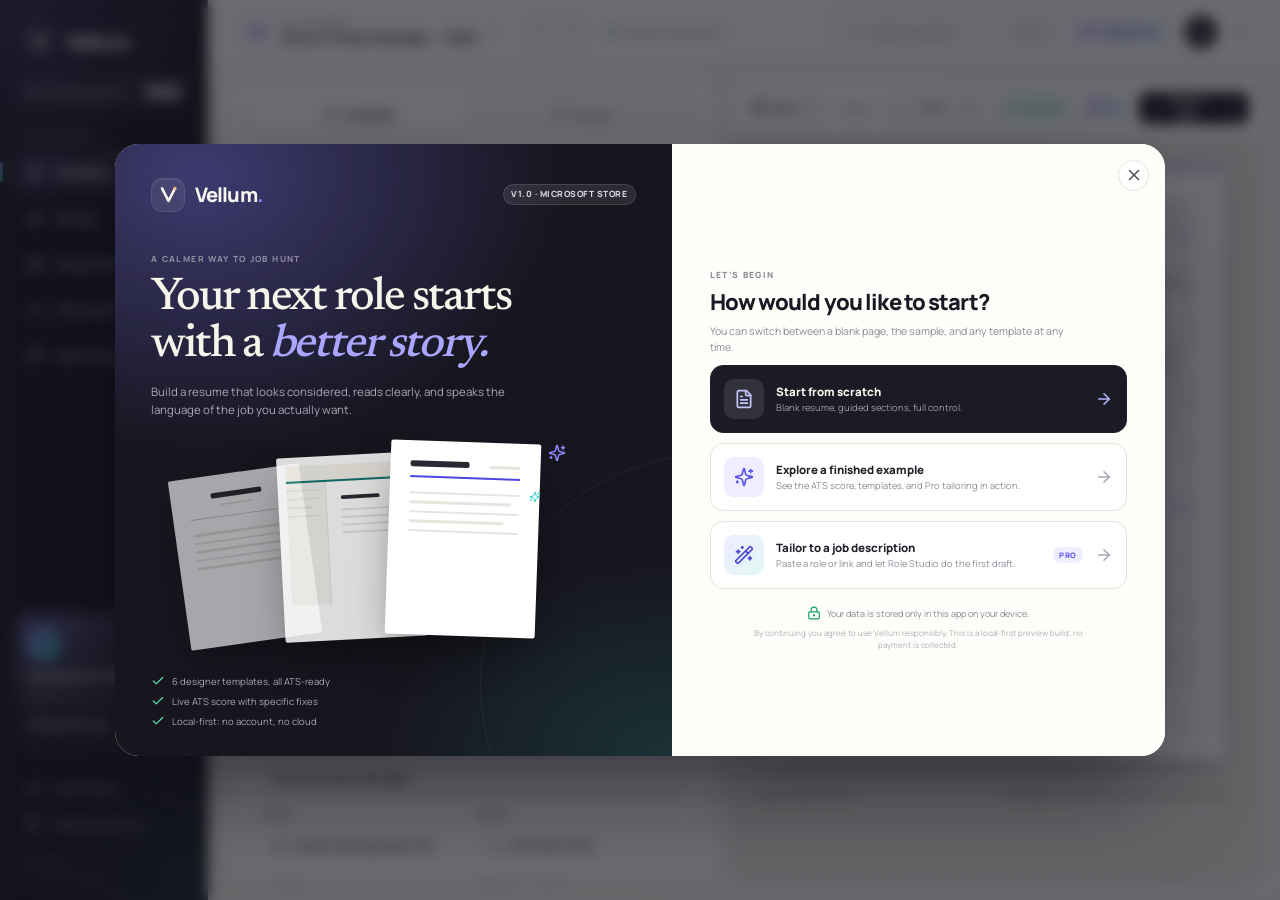
<file: index.html>
<!doctype html>
<html lang="en">
  <head>
    <meta http-equiv="Content-Security-Policy" content="default-src 'self'; script-src 'self'; style-src 'self' 'unsafe-inline'; img-src 'self' data: blob:; font-src 'self' data:; connect-src 'self' https://r.jina.ai https://api.allorigins.win; manifest-src 'self'; worker-src 'self'; frame-src 'none'; object-src 'none'; base-uri 'self'; form-action 'none'; upgrade-insecure-requests" />
    <meta name="referrer" content="no-referrer" />
    <meta http-equiv="Permissions-Policy" content="camera=(), microphone=(), geolocation=(), payment=(), usb=(), serial=(), bluetooth=()" />
    <meta charset="UTF-8" />
    <meta name="viewport" content="width=device-width, initial-scale=1.0" />
    <meta name="theme-color" content="#f5f3ee" />
    <meta
      name="description"
      content="Vellum is the calm, ATS-aware resume builder. Start with a template, tailor to any role, and export a polished resume in minutes."
    />
    <link rel="icon" href="./icon.svg" type="image/svg+xml" />
    <link rel="manifest" href="./manifest.webmanifest" />
    <link rel="apple-touch-icon" href="./icons/icon-192.png" />
    <title>Vellum — Resume Builder</title>
    <script type="module" crossorigin src="./assets/index-DCQhZeK0.js"></script>
    <link rel="stylesheet" crossorigin href="./assets/index-BQQJ7mKg.css">
  </head>
  <body>
    <div id="root"></div>
  </body>
</html>
</file>
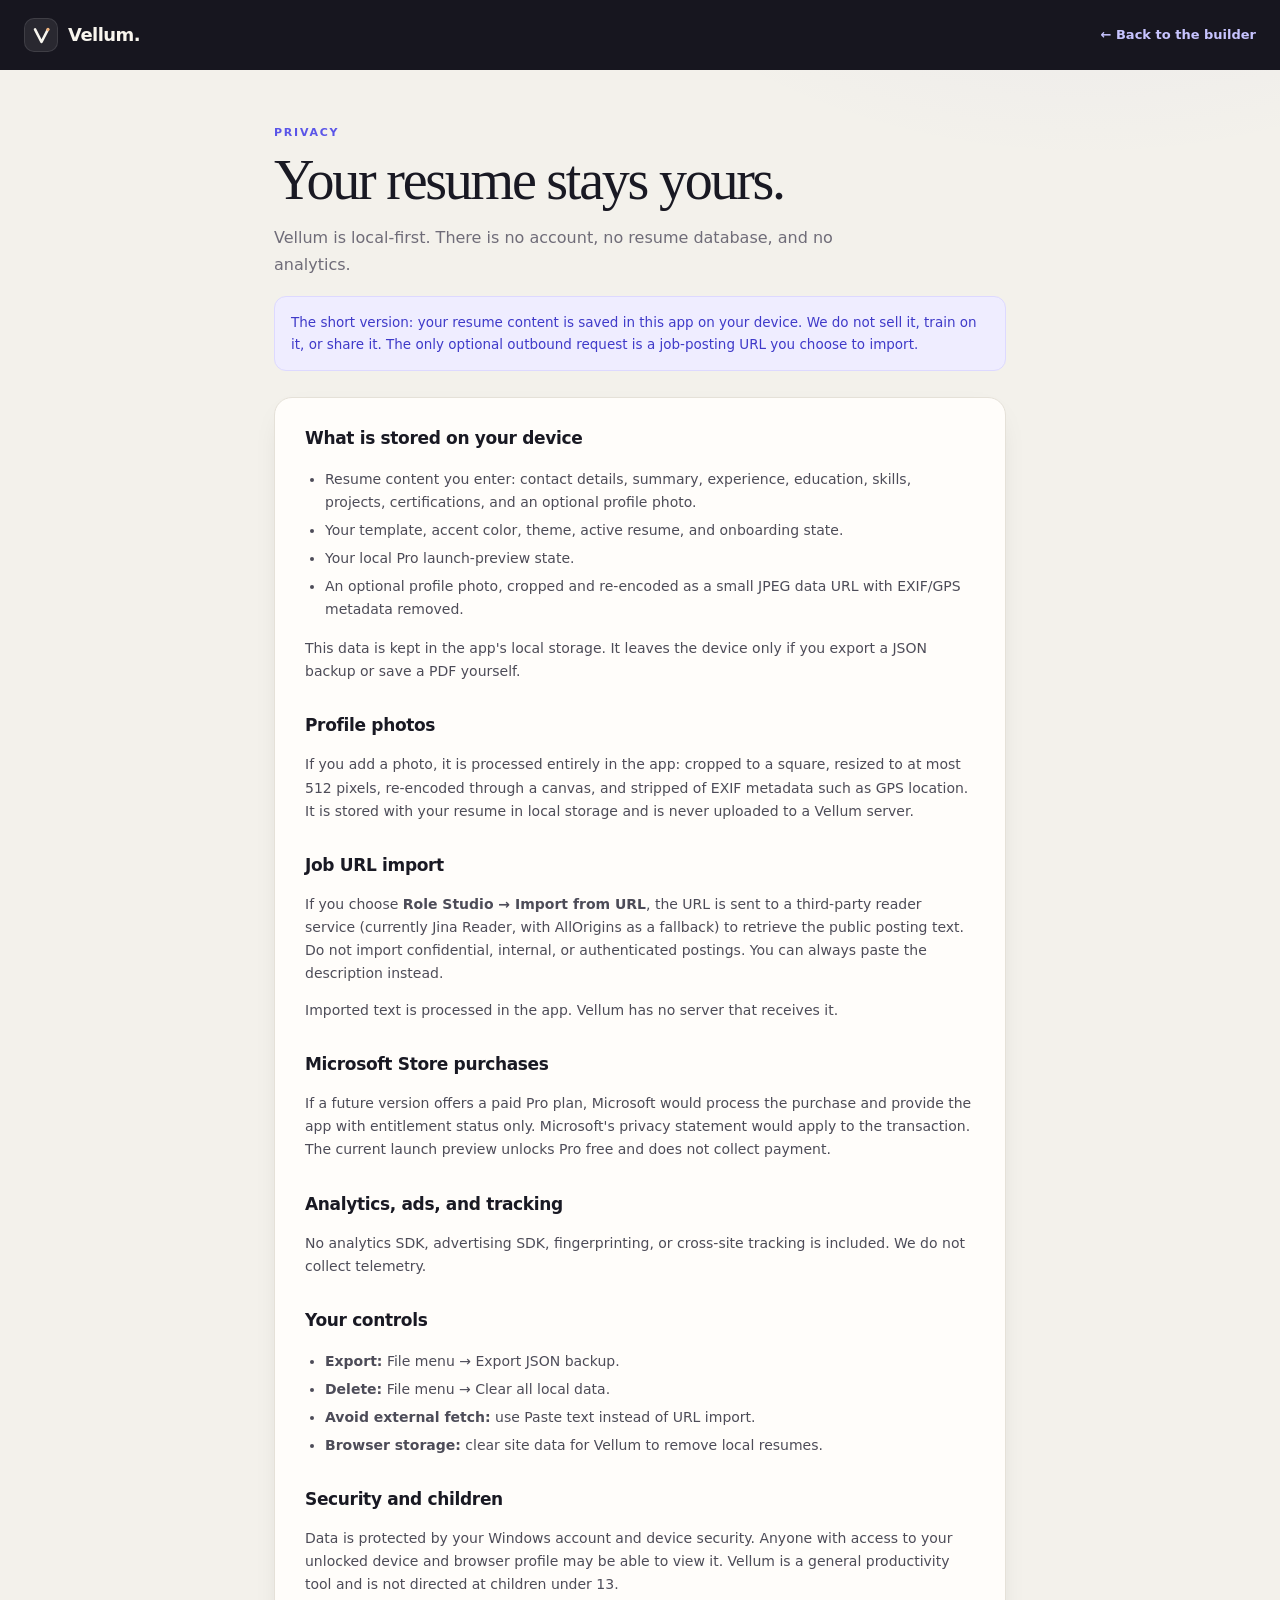
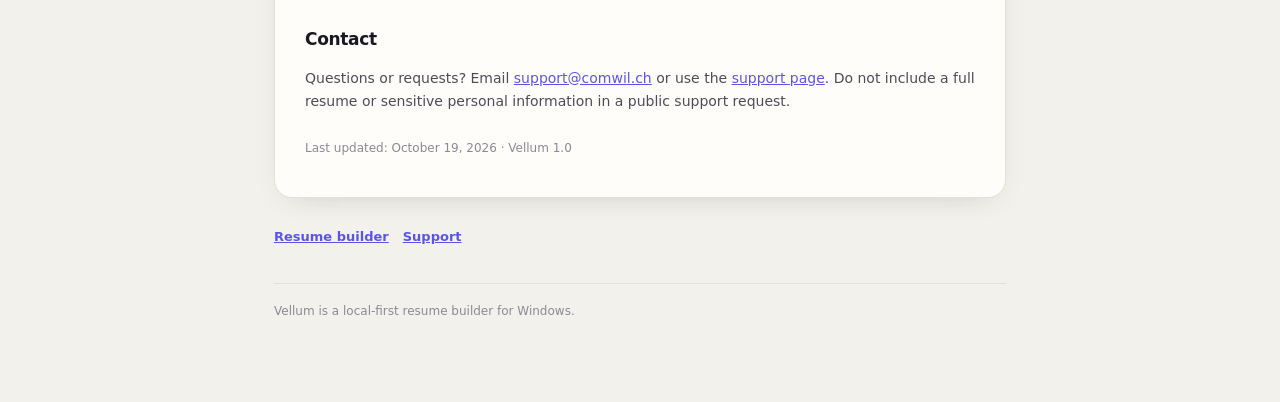
<file: privacy.html>
<!doctype html>
<html lang="en">
  <head>
    <meta charset="UTF-8" />
    <meta name="viewport" content="width=device-width, initial-scale=1.0" />
    <meta name="theme-color" content="#171725" />
    <meta http-equiv="Content-Security-Policy" content="default-src 'none'; style-src 'unsafe-inline'; img-src 'self' data:; base-uri 'self'; form-action 'none'" />
    <meta name="referrer" content="no-referrer" />
    <title>Privacy — Vellum</title>
    <style>
      :root {
        color-scheme: light;
        --bg: #f3f1eb;
        --surface: #fffdfa;
        --ink: #191923;
        --muted: #6f6c78;
        --line: #e5e1d8;
        --brand: #5a55e8;
        --rail: #17161f;
        --serif: 'Newsreader', 'Iowan Old Style', Georgia, serif;
        --sans: 'Segoe UI Variable', 'Segoe UI', system-ui, sans-serif;
      }
      * { box-sizing: border-box; }
      body {
        margin: 0;
        background:
          radial-gradient(900px 600px at 85% -10%, rgba(90, 85, 232, 0.08), transparent 60%),
          var(--bg);
        color: var(--ink);
        font-family: var(--sans);
        line-height: 1.65;
      }
      .top {
        background: var(--rail);
        color: #f8f5ee;
        padding: 18px 24px;
        display: flex;
        align-items: center;
        justify-content: space-between;
        gap: 16px;
      }
      .brand { display: flex; align-items: center; gap: 10px; font-weight: 800; letter-spacing: -0.03em; font-size: 18px; }
      .mark {
        width: 34px; height: 34px; border-radius: 10px; display: grid; place-items: center;
        background: rgba(255,255,255,.08); border: 1px solid rgba(255,255,255,.1);
      }
      .mark svg { width: 23px; height: 23px; }
      .back { color: #c7c4ff; text-decoration: none; font-size: 13px; font-weight: 700; }
      .back:hover { text-decoration: underline; }
      main { max-width: 780px; margin: 0 auto; padding: 54px 24px 80px; }
      .eyebrow { font-size: 11px; font-weight: 800; letter-spacing: .16em; text-transform: uppercase; color: var(--brand); }
      h1 { font-family: var(--serif); font-weight: 500; font-size: clamp(38px, 6vw, 56px); line-height: 1.02; letter-spacing: -.04em; margin: 10px 0 14px; }
      .lede { font-size: 16px; color: var(--muted); max-width: 620px; }
      .card { background: var(--surface); border: 1px solid var(--line); border-radius: 18px; padding: 26px 30px; margin-top: 26px; box-shadow: 0 10px 30px -18px rgba(25,25,35,.25); }
      h2 { font-size: 17px; letter-spacing: -.02em; margin: 28px 0 7px; }
      h2:first-child { margin-top: 0; }
      p, li { color: #4d4c58; font-size: 14px; }
      ul { padding-left: 20px; }
      li { margin: 5px 0; }
      a { color: var(--brand); }
      .short { background: #efedff; border: 1px solid #ddd9ff; border-radius: 12px; padding: 14px 16px; margin-top: 18px; font-size: 13.5px; color: #3f3ac9; }
      .meta { margin-top: 26px; font-size: 12px; color: #8b8994; }
      .nav-links { display: flex; gap: 14px; flex-wrap: wrap; margin-top: 28px; }
      .nav-links a { font-weight: 700; font-size: 13px; }
      footer { border-top: 1px solid var(--line); margin-top: 36px; padding-top: 18px; font-size: 12px; color: #8b8994; }
      @media (max-width: 540px) {
        main { padding-top: 34px; }
        .card { padding: 20px; }
        .top { padding: 14px 16px; }
      }
    </style>
  </head>
  <body>
    <header class="top">
      <div class="brand">
        <span class="mark" aria-hidden="true">
          <svg viewBox="0 0 32 32" fill="none">
            <path d="M7 7.5 16 25 25 7.5" stroke="#f8f6ef" stroke-width="3.6" stroke-linecap="round" stroke-linejoin="round" />
            <circle cx="25" cy="7.5" r="2.2" fill="#f2b37c" />
          </svg>
        </span>
        Vellum.
      </div>
      <a class="back" href="./">← Back to the builder</a>
    </header>
    <main>
      <div class="eyebrow">Privacy</div>
      <h1>Your resume stays yours.</h1>
      <p class="lede">Vellum is local-first. There is no account, no resume database, and no analytics.</p>
      <div class="short">
        The short version: your resume content is saved in this app on your device. We do not sell it, train on it, or share it. The only optional outbound request is a job-posting URL you choose to import.
      </div>

      <div class="card">
        <h2>What is stored on your device</h2>
        <ul>
          <li>Resume content you enter: contact details, summary, experience, education, skills, projects, certifications, and an optional profile photo.</li>
          <li>Your template, accent color, theme, active resume, and onboarding state.</li>
          <li>Your local Pro launch-preview state.</li>
          <li>An optional profile photo, cropped and re-encoded as a small JPEG data URL with EXIF/GPS metadata removed.</li>
        </ul>
        <p>This data is kept in the app's local storage. It leaves the device only if you export a JSON backup or save a PDF yourself.</p>

        <h2>Profile photos</h2>
        <p>If you add a photo, it is processed entirely in the app: cropped to a square, resized to at most 512 pixels, re-encoded through a canvas, and stripped of EXIF metadata such as GPS location. It is stored with your resume in local storage and is never uploaded to a Vellum server.</p>

        <h2>Job URL import</h2>
        <p>If you choose <strong>Role Studio → Import from URL</strong>, the URL is sent to a third-party reader service (currently Jina Reader, with AllOrigins as a fallback) to retrieve the public posting text. Do not import confidential, internal, or authenticated postings. You can always paste the description instead.</p>
        <p>Imported text is processed in the app. Vellum has no server that receives it.</p>

        <h2>Microsoft Store purchases</h2>
        <p>If a future version offers a paid Pro plan, Microsoft would process the purchase and provide the app with entitlement status only. Microsoft's privacy statement would apply to the transaction. The current launch preview unlocks Pro free and does not collect payment.</p>

        <h2>Analytics, ads, and tracking</h2>
        <p>No analytics SDK, advertising SDK, fingerprinting, or cross-site tracking is included. We do not collect telemetry.</p>

        <h2>Your controls</h2>
        <ul>
          <li><strong>Export:</strong> File menu → Export JSON backup.</li>
          <li><strong>Delete:</strong> File menu → Clear all local data.</li>
          <li><strong>Avoid external fetch:</strong> use Paste text instead of URL import.</li>
          <li><strong>Browser storage:</strong> clear site data for Vellum to remove local resumes.</li>
        </ul>

        <h2>Security and children</h2>
        <p>Data is protected by your Windows account and device security. Anyone with access to your unlocked device and browser profile may be able to view it. Vellum is a general productivity tool and is not directed at children under 13.</p>

        <h2>Contact</h2>
        <p>Questions or requests? Email <a href="mailto:support@comwil.ch">support@comwil.ch</a> or use the <a href="./support.html">support page</a>. Do not include a full resume or sensitive personal information in a public support request.</p>

        <p class="meta">Last updated: October 19, 2026 · Vellum 1.0</p>
      </div>

      <div class="nav-links">
        <a href="./">Resume builder</a>
        <a href="./support.html">Support</a>
      </div>
      <footer>Vellum is a local-first resume builder for Windows.</footer>
    </main>
  </body>
</html>
</file>
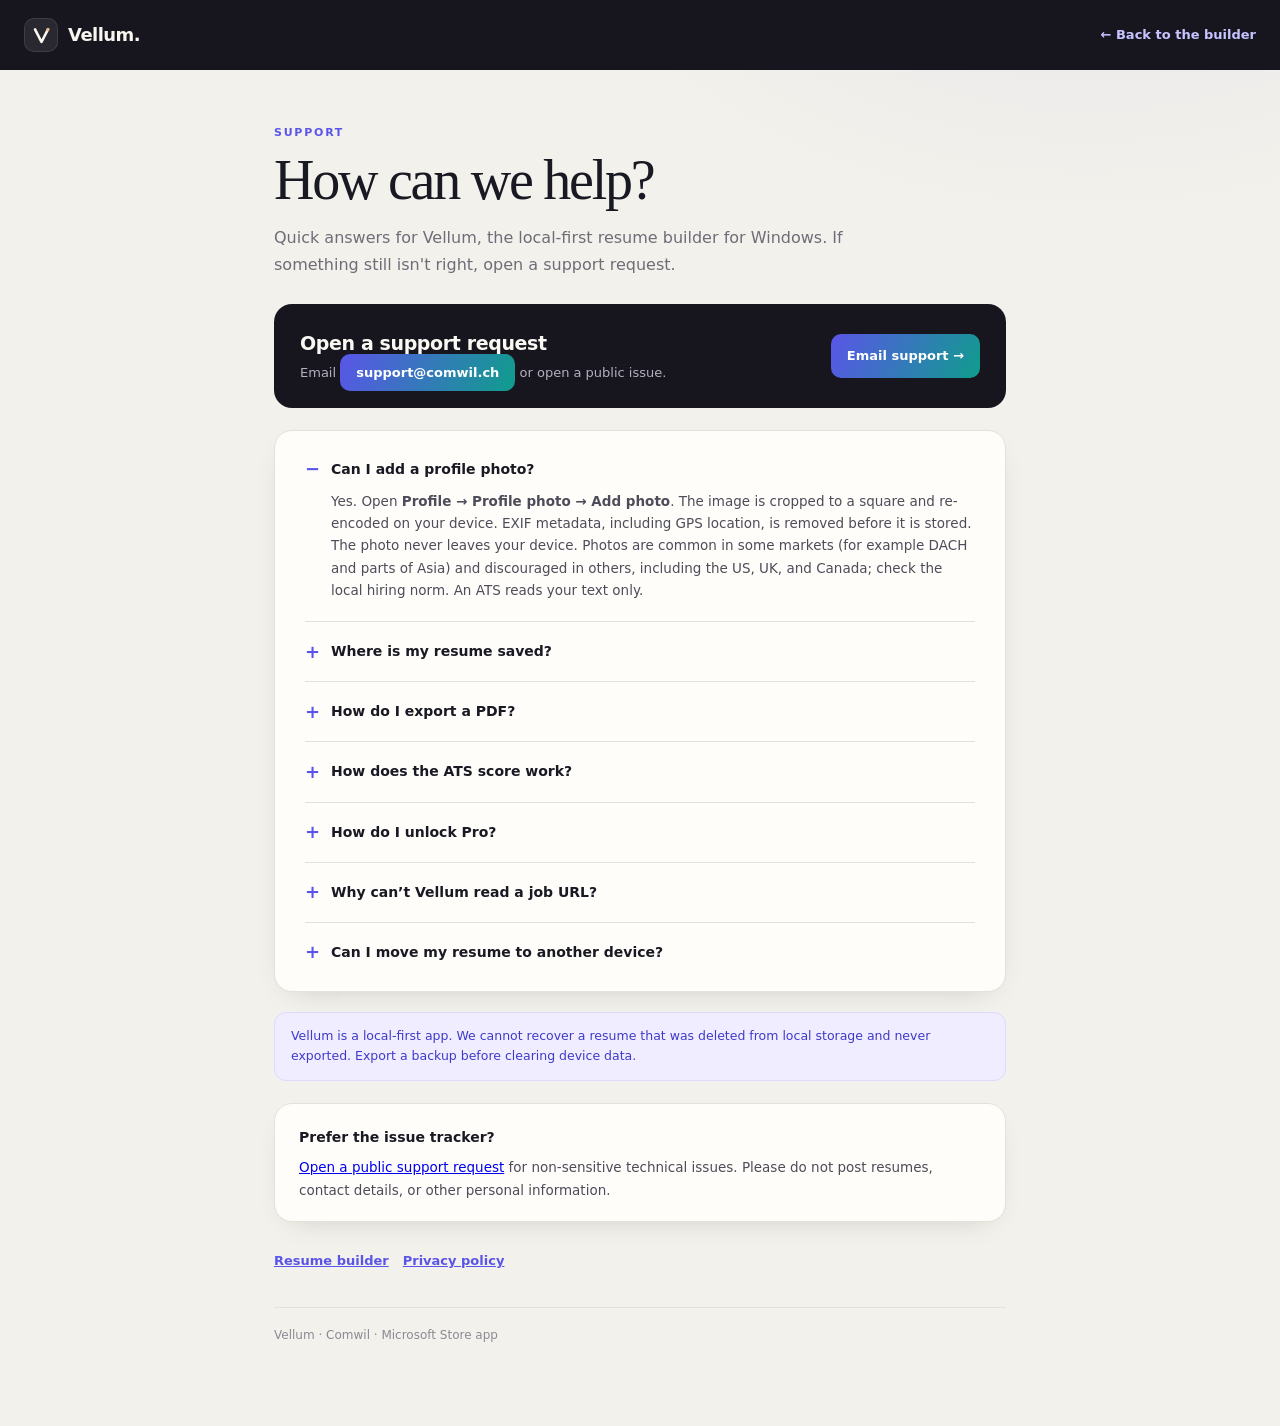
<file: support.html>
<!doctype html>
<html lang="en">
  <head>
    <meta charset="UTF-8" />
    <meta name="viewport" content="width=device-width, initial-scale=1.0" />
    <meta name="theme-color" content="#171725" />
    <meta http-equiv="Content-Security-Policy" content="default-src 'none'; style-src 'unsafe-inline'; img-src 'self' data:; base-uri 'self'; form-action 'none'" />
    <meta name="referrer" content="no-referrer" />
    <title>Support — Vellum</title>
    <style>
      :root {
        color-scheme: light;
        --bg: #f3f1eb;
        --surface: #fffdfa;
        --ink: #191923;
        --muted: #6f6c78;
        --line: #e5e1d8;
        --brand: #5a55e8;
        --rail: #17161f;
        --serif: 'Newsreader', 'Iowan Old Style', Georgia, serif;
        --sans: 'Segoe UI Variable', 'Segoe UI', system-ui, sans-serif;
      }
      * { box-sizing: border-box; }
      body {
        margin: 0;
        background:
          radial-gradient(900px 600px at 85% -10%, rgba(90, 85, 232, 0.08), transparent 60%),
          var(--bg);
        color: var(--ink);
        font-family: var(--sans);
        line-height: 1.65;
      }
      .top {
        background: var(--rail); color: #f8f5ee; padding: 18px 24px;
        display: flex; align-items: center; justify-content: space-between; gap: 16px;
      }
      .brand { display: flex; align-items: center; gap: 10px; font-weight: 800; letter-spacing: -0.03em; font-size: 18px; }
      .mark {
        width: 34px; height: 34px; border-radius: 10px; display: grid; place-items: center;
        background: rgba(255,255,255,.08); border: 1px solid rgba(255,255,255,.1);
      }
      .mark svg { width: 23px; height: 23px; }
      .back { color: #c7c4ff; text-decoration: none; font-size: 13px; font-weight: 700; }
      .back:hover { text-decoration: underline; }
      main { max-width: 780px; margin: 0 auto; padding: 54px 24px 80px; }
      .eyebrow { font-size: 11px; font-weight: 800; letter-spacing: .16em; text-transform: uppercase; color: var(--brand); }
      h1 { font-family: var(--serif); font-weight: 500; font-size: clamp(38px, 6vw, 56px); line-height: 1.02; letter-spacing: -.04em; margin: 10px 0 14px; }
      .lede { font-size: 16px; color: var(--muted); max-width: 620px; }
      .contact {
        display: flex; align-items: center; justify-content: space-between; gap: 20px;
        background: #17161f; color: #faf8f2; padding: 24px 26px; border-radius: 18px; margin-top: 26px;
      }
      .contact h2 { font-size: 19px; margin: 0 0 3px; letter-spacing: -.02em; }
      .contact p { margin: 0; color: #b4b0c0; font-size: 13px; }
      .contact a {
        flex: 0 0 auto; background: linear-gradient(115deg, #5a55e8, #0f9d8c); color: #fff;
        text-decoration: none; font-weight: 800; font-size: 13px; padding: 11px 16px; border-radius: 10px;
      }
      .contact a:hover { filter: brightness(1.08); }
      .card { background: var(--surface); border: 1px solid var(--line); border-radius: 18px; padding: 9px 30px; margin-top: 22px; box-shadow: 0 10px 30px -18px rgba(25,25,35,.25); }
      details { border-bottom: 1px solid var(--line); padding: 18px 0; }
      details:last-child { border-bottom: 0; }
      summary { cursor: pointer; font-weight: 800; font-size: 14px; list-style: none; display: flex; gap: 10px; align-items: center; }
      summary::-webkit-details-marker { display: none; }
      summary::before { content: '+'; color: var(--brand); font-size: 18px; line-height: 1; width: 16px; }
      details[open] summary::before { content: '−'; }
      details p { color: #4d4c58; font-size: 13.5px; margin: 9px 0 2px 26px; }
      details ul { color: #4d4c58; font-size: 13.5px; margin: 9px 0 2px 26px; padding-left: 18px; }
      .info { background: #efedff; border: 1px solid #ddd9ff; border-radius: 12px; padding: 13px 16px; margin-top: 20px; font-size: 12.5px; color: #3f3ac9; }
      .nav-links { display: flex; gap: 14px; flex-wrap: wrap; margin-top: 28px; }
      .nav-links a { color: var(--brand); font-weight: 700; font-size: 13px; }
      footer { border-top: 1px solid var(--line); margin-top: 36px; padding-top: 18px; font-size: 12px; color: #8b8994; }
      @media (max-width: 540px) {
        main { padding-top: 34px; }
        .contact { flex-direction: column; align-items: flex-start; }
        .card { padding: 6px 20px; }
        .top { padding: 14px 16px; }
      }
    </style>
  </head>
  <body>
    <header class="top">
      <div class="brand">
        <span class="mark" aria-hidden="true">
          <svg viewBox="0 0 32 32" fill="none">
            <path d="M7 7.5 16 25 25 7.5" stroke="#f8f6ef" stroke-width="3.6" stroke-linecap="round" stroke-linejoin="round" />
            <circle cx="25" cy="7.5" r="2.2" fill="#f2b37c" />
          </svg>
        </span>
        Vellum.
      </div>
      <a class="back" href="./">← Back to the builder</a>
    </header>
    <main>
      <div class="eyebrow">Support</div>
      <h1>How can we help?</h1>
      <p class="lede">Quick answers for Vellum, the local-first resume builder for Windows. If something still isn't right, open a support request.</p>

      <div class="contact">
        <div>
          <h2>Open a support request</h2>
          <p>Email <a href="mailto:support@comwil.ch">support@comwil.ch</a> or open a public issue.</p>
        </div>
        <a href="mailto:support@comwil.ch">Email support →</a>
      </div>

      <div class="card">
        <details open>
          <summary>Can I add a profile photo?</summary>
          <p>Yes. Open <strong>Profile → Profile photo → Add photo</strong>. The image is cropped to a square and re-encoded on your device. EXIF metadata, including GPS location, is removed before it is stored. The photo never leaves your device. Photos are common in some markets (for example DACH and parts of Asia) and discouraged in others, including the US, UK, and Canada; check the local hiring norm. An ATS reads your text only.</p>
        </details>
        <details>
          <summary>Where is my resume saved?</summary>
          <p>Vellum stores your resume locally in the app on this device using browser storage. There is no Vellum account or cloud database. Use <strong>File menu → Export JSON backup</strong> to save a portable copy, and <strong>Clear all local data</strong> to remove everything.</p>
        </details>
        <details>
          <summary>How do I export a PDF?</summary>
          <p>Click <strong>Export PDF</strong> in the preview toolbar (or press <strong>Ctrl+P</strong>). In the Windows print dialog choose <strong>Microsoft Print to PDF</strong> or <strong>Save as PDF</strong>. Vellum supplies a Letter-size print stylesheet automatically.</p>
        </details>
        <details>
          <summary>How does the ATS score work?</summary>
          <p>Vellum simulates six signals: role-keyword coverage, quantified impact, writing quality, contact completeness, section structure, and template parseability. It is a practical guide, not a guarantee. Recruiters and ATS vendors use different rules. Use <strong>Fix everything automatically</strong> to apply keyword, impact, structure, and template fixes. If a fact is missing, Vellum inserts a clearly marked [placeholder]; 100 is structural until you replace those with verified information.</p>
        </details>
        <details>
          <summary>How do I unlock Pro?</summary>
          <p>Open <strong>Unlock Pro</strong> and choose <strong>Unlock Pro free</strong>. Pro tools are free during Vellum’s launch preview. No account, card, or payment is required. Role Studio unlocks immediately on this device.</p>
        </details>
        <details>
          <summary>Why can’t Vellum read a job URL?</summary>
          <p>Some job boards block external readers or require a login. Paste the description directly into Role Studio instead. For a job board with many listings, open the exact role first — importing a whole board produces weaker keyword matches.</p>
        </details>
        <details>
          <summary>Can I move my resume to another device?</summary>
          <p>Yes. Use <strong>File menu → Export JSON backup</strong> on the old device and <strong>Import JSON backup</strong> on the new one. Your templates, sections, and target role are included.</p>
        </details>
      </div>

      <div class="info">
        Vellum is a local-first app. We cannot recover a resume that was deleted from local storage and never exported. Export a backup before clearing device data.
      </div>

      <div class="card" style="padding:20px 24px">
        <strong style="font-size:14px">Prefer the issue tracker?</strong>
        <p style="color:#4d4c58;font-size:13.5px;margin:6px 0 0">
          <a href="https://github.com/Greendenox/vellum-resume-builder/issues/new" target="_blank" rel="noreferrer">Open a public support request</a>
          for non-sensitive technical issues. Please do not post resumes, contact details, or other personal information.
        </p>
      </div>

      <div class="nav-links">
        <a href="./">Resume builder</a>
        <a href="./privacy.html">Privacy policy</a>
      </div>
      <footer>Vellum · Comwil · Microsoft Store app</footer>
    </main>
  </body>
</html>
</file>
<file: assets/index-BQQJ7mKg.css>
@font-face{font-family:Manrope Variable;font-style:normal;font-display:swap;font-weight:200 800;src:url([data-uri]) format("woff2-variations");unicode-range:U+0460-052F,U+1C80-1C8A,U+20B4,U+2DE0-2DFF,U+A640-A69F,U+FE2E-FE2F}@font-face{font-family:Manrope Variable;font-style:normal;font-display:swap;font-weight:200 800;src:url(./manrope-cyrillic-wght-normal-Dvxsihut.woff2) format("woff2-variations");unicode-range:U+0301,U+0400-045F,U+0490-0491,U+04B0-04B1,U+2116}@font-face{font-family:Manrope Variable;font-style:normal;font-display:swap;font-weight:200 800;src:url(./manrope-greek-wght-normal-DL7QRZyv.woff2) format("woff2-variations");unicode-range:U+0370-0377,U+037A-037F,U+0384-038A,U+038C,U+038E-03A1,U+03A3-03FF}@font-face{font-family:Manrope Variable;font-style:normal;font-display:swap;font-weight:200 800;src:url(./manrope-vietnamese-wght-normal-usUDDRr7.woff2) format("woff2-variations");unicode-range:U+0102-0103,U+0110-0111,U+0128-0129,U+0168-0169,U+01A0-01A1,U+01AF-01B0,U+0300-0301,U+0303-0304,U+0308-0309,U+0323,U+0329,U+1EA0-1EF9,U+20AB}@font-face{font-family:Manrope Variable;font-style:normal;font-display:swap;font-weight:200 800;src:url(./manrope-latin-ext-wght-normal-Ch3YOpNY.woff2) format("woff2-variations");unicode-range:U+0100-02BA,U+02BD-02C5,U+02C7-02CC,U+02CE-02D7,U+02DD-02FF,U+0304,U+0308,U+0329,U+1D00-1DBF,U+1E00-1E9F,U+1EF2-1EFF,U+2020,U+20A0-20AB,U+20AD-20C0,U+2113,U+2C60-2C7F,U+A720-A7FF}@font-face{font-family:Manrope Variable;font-style:normal;font-display:swap;font-weight:200 800;src:url(./manrope-latin-wght-normal-DHIcAJRg.woff2) format("woff2-variations");unicode-range:U+0000-00FF,U+0131,U+0152-0153,U+02BB-02BC,U+02C6,U+02DA,U+02DC,U+0304,U+0308,U+0329,U+2000-206F,U+20AC,U+2122,U+2191,U+2193,U+2212,U+2215,U+FEFF,U+FFFD}@font-face{font-family:Newsreader Variable;font-style:normal;font-display:swap;font-weight:200 800;src:url(./newsreader-vietnamese-wght-normal-Czsa-EzN.woff2) format("woff2-variations");unicode-range:U+0102-0103,U+0110-0111,U+0128-0129,U+0168-0169,U+01A0-01A1,U+01AF-01B0,U+0300-0301,U+0303-0304,U+0308-0309,U+0323,U+0329,U+1EA0-1EF9,U+20AB}@font-face{font-family:Newsreader Variable;font-style:normal;font-display:swap;font-weight:200 800;src:url(./newsreader-latin-ext-wght-normal-C-3rgBeH.woff2) format("woff2-variations");unicode-range:U+0100-02BA,U+02BD-02C5,U+02C7-02CC,U+02CE-02D7,U+02DD-02FF,U+0304,U+0308,U+0329,U+1D00-1DBF,U+1E00-1E9F,U+1EF2-1EFF,U+2020,U+20A0-20AB,U+20AD-20C0,U+2113,U+2C60-2C7F,U+A720-A7FF}@font-face{font-family:Newsreader Variable;font-style:normal;font-display:swap;font-weight:200 800;src:url(./newsreader-latin-wght-normal-CCVVNp6i.woff2) format("woff2-variations");unicode-range:U+0000-00FF,U+0131,U+0152-0153,U+02BB-02BC,U+02C6,U+02DA,U+02DC,U+0304,U+0308,U+0329,U+2000-206F,U+20AC,U+2122,U+2191,U+2193,U+2212,U+2215,U+FEFF,U+FFFD}@font-face{font-family:Inter Variable;font-style:normal;font-display:swap;font-weight:100 900;src:url(./inter-cyrillic-ext-wght-normal-BOeWTOD4.woff2) format("woff2-variations");unicode-range:U+0460-052F,U+1C80-1C8A,U+20B4,U+2DE0-2DFF,U+A640-A69F,U+FE2E-FE2F}@font-face{font-family:Inter Variable;font-style:normal;font-display:swap;font-weight:100 900;src:url(./inter-cyrillic-wght-normal-DqGufNeO.woff2) format("woff2-variations");unicode-range:U+0301,U+0400-045F,U+0490-0491,U+04B0-04B1,U+2116}@font-face{font-family:Inter Variable;font-style:normal;font-display:swap;font-weight:100 900;src:url(./inter-greek-ext-wght-normal-DlzME5K_.woff2) format("woff2-variations");unicode-range:U+1F00-1FFF}@font-face{font-family:Inter Variable;font-style:normal;font-display:swap;font-weight:100 900;src:url(./inter-greek-wght-normal-CkhJZR-_.woff2) format("woff2-variations");unicode-range:U+0370-0377,U+037A-037F,U+0384-038A,U+038C,U+038E-03A1,U+03A3-03FF}@font-face{font-family:Inter Variable;font-style:normal;font-display:swap;font-weight:100 900;src:url(./inter-vietnamese-wght-normal-CBcvBZtf.woff2) format("woff2-variations");unicode-range:U+0102-0103,U+0110-0111,U+0128-0129,U+0168-0169,U+01A0-01A1,U+01AF-01B0,U+0300-0301,U+0303-0304,U+0308-0309,U+0323,U+0329,U+1EA0-1EF9,U+20AB}@font-face{font-family:Inter Variable;font-style:normal;font-display:swap;font-weight:100 900;src:url(./inter-latin-ext-wght-normal-DO1Apj_S.woff2) format("woff2-variations");unicode-range:U+0100-02BA,U+02BD-02C5,U+02C7-02CC,U+02CE-02D7,U+02DD-02FF,U+0304,U+0308,U+0329,U+1D00-1DBF,U+1E00-1E9F,U+1EF2-1EFF,U+2020,U+20A0-20AB,U+20AD-20C0,U+2113,U+2C60-2C7F,U+A720-A7FF}@font-face{font-family:Inter Variable;font-style:normal;font-display:swap;font-weight:100 900;src:url(./inter-latin-wght-normal-Dx4kXJAl.woff2) format("woff2-variations");unicode-range:U+0000-00FF,U+0131,U+0152-0153,U+02BB-02BC,U+02C6,U+02DA,U+02DC,U+0304,U+0308,U+0329,U+2000-206F,U+20AC,U+2122,U+2191,U+2193,U+2212,U+2215,U+FEFF,U+FFFD}@font-face{font-family:DM Sans Variable;font-style:normal;font-display:swap;font-weight:100 1000;src:url(./dm-sans-latin-ext-wght-normal-BOFOeGcA.woff2) format("woff2-variations");unicode-range:U+0100-02BA,U+02BD-02C5,U+02C7-02CC,U+02CE-02D7,U+02DD-02FF,U+0304,U+0308,U+0329,U+1D00-1DBF,U+1E00-1E9F,U+1EF2-1EFF,U+2020,U+20A0-20AB,U+20AD-20C0,U+2113,U+2C60-2C7F,U+A720-A7FF}@font-face{font-family:DM Sans Variable;font-style:normal;font-display:swap;font-weight:100 1000;src:url(./dm-sans-latin-wght-normal-Xz1IZZA0.woff2) format("woff2-variations");unicode-range:U+0000-00FF,U+0131,U+0152-0153,U+02BB-02BC,U+02C6,U+02DA,U+02DC,U+0304,U+0308,U+0329,U+2000-206F,U+20AC,U+2122,U+2191,U+2193,U+2212,U+2215,U+FEFF,U+FFFD}@font-face{font-family:Space Grotesk Variable;font-style:normal;font-display:swap;font-weight:300 700;src:url(./space-grotesk-vietnamese-wght-normal-D0rl6rjA.woff2) format("woff2-variations");unicode-range:U+0102-0103,U+0110-0111,U+0128-0129,U+0168-0169,U+01A0-01A1,U+01AF-01B0,U+0300-0301,U+0303-0304,U+0308-0309,U+0323,U+0329,U+1EA0-1EF9,U+20AB}@font-face{font-family:Space Grotesk Variable;font-style:normal;font-display:swap;font-weight:300 700;src:url(./space-grotesk-latin-ext-wght-normal-D9tNdqV9.woff2) format("woff2-variations");unicode-range:U+0100-02BA,U+02BD-02C5,U+02C7-02CC,U+02CE-02D7,U+02DD-02FF,U+0304,U+0308,U+0329,U+1D00-1DBF,U+1E00-1E9F,U+1EF2-1EFF,U+2020,U+20A0-20AB,U+20AD-20C0,U+2113,U+2C60-2C7F,U+A720-A7FF}@font-face{font-family:Space Grotesk Variable;font-style:normal;font-display:swap;font-weight:300 700;src:url(./space-grotesk-latin-wght-normal-BhU9QXUp.woff2) format("woff2-variations");unicode-range:U+0000-00FF,U+0131,U+0152-0153,U+02BB-02BC,U+02C6,U+02DA,U+02DC,U+0304,U+0308,U+0329,U+2000-206F,U+20AC,U+2122,U+2191,U+2193,U+2212,U+2215,U+FEFF,U+FFFD}@font-face{font-family:"Source Serif 4 Variable";font-style:normal;font-display:swap;font-weight:200 900;src:url(./source-serif-4-cyrillic-ext-wght-normal-DHTKMUil.woff2) format("woff2-variations");unicode-range:U+0460-052F,U+1C80-1C8A,U+20B4,U+2DE0-2DFF,U+A640-A69F,U+FE2E-FE2F}@font-face{font-family:"Source Serif 4 Variable";font-style:normal;font-display:swap;font-weight:200 900;src:url(./source-serif-4-cyrillic-wght-normal-B1g8a0vD.woff2) format("woff2-variations");unicode-range:U+0301,U+0400-045F,U+0490-0491,U+04B0-04B1,U+2116}@font-face{font-family:"Source Serif 4 Variable";font-style:normal;font-display:swap;font-weight:200 900;src:url(./source-serif-4-greek-wght-normal-BpXpdlRW.woff2) format("woff2-variations");unicode-range:U+0370-0377,U+037A-037F,U+0384-038A,U+038C,U+038E-03A1,U+03A3-03FF}@font-face{font-family:"Source Serif 4 Variable";font-style:normal;font-display:swap;font-weight:200 900;src:url(./source-serif-4-vietnamese-wght-normal-BsaNuasd.woff2) format("woff2-variations");unicode-range:U+0102-0103,U+0110-0111,U+0128-0129,U+0168-0169,U+01A0-01A1,U+01AF-01B0,U+0300-0301,U+0303-0304,U+0308-0309,U+0323,U+0329,U+1EA0-1EF9,U+20AB}@font-face{font-family:"Source Serif 4 Variable";font-style:normal;font-display:swap;font-weight:200 900;src:url(./source-serif-4-latin-ext-wght-normal-BVZ5su8S.woff2) format("woff2-variations");unicode-range:U+0100-02BA,U+02BD-02C5,U+02C7-02CC,U+02CE-02D7,U+02DD-02FF,U+0304,U+0308,U+0329,U+1D00-1DBF,U+1E00-1E9F,U+1EF2-1EFF,U+2020,U+20A0-20AB,U+20AD-20C4,U+2113,U+2C60-2C7F,U+A720-A7FF}@font-face{font-family:"Source Serif 4 Variable";font-style:normal;font-display:swap;font-weight:200 900;src:url(./source-serif-4-latin-wght-normal-DMe4EKeb.woff2) format("woff2-variations");unicode-range:U+0000-00FF,U+0131,U+0152-0153,U+02BB-02BC,U+02C6,U+02DA,U+02DC,U+0304,U+0308,U+0329,U+2000-206F,U+20AC,U+2122,U+2191,U+2193,U+2212,U+2215,U+FEFF,U+FFFD}:root{--bg: #f3f1eb;--bg-deep: #ece9e1;--surface: #fffdfa;--surface-raised: #ffffff;--surface-soft: #f8f6f1;--field-bg: #fbfaf7;--ink: #191923;--ink-2: #4d4c58;--muted: #8b8994;--muted-2: #a5a2ac;--line: #e7e3da;--line-strong: #d9d4c9;--brand: #5a55e8;--brand-deep: #423dc4;--brand-soft: #efedff;--teal: #0f9d8c;--teal-soft: #e6f7f4;--success: #0e9f6e;--success-soft: #e8f8f1;--warn: #c2760b;--warn-soft: #fff6e7;--danger: #d33a3a;--danger-soft: #fff0f0;--rail: #15151e;--rail-2: #1e1e2a;--rail-text: #f6f4ee;--rail-muted: #9695a6;--primary: #191923;--on-primary: #fbfaf6;--shadow-sm: 0 1px 2px rgba(25, 25, 35, .05), 0 2px 8px rgba(25, 25, 35, .04);--shadow-md: 0 12px 30px -10px rgba(25, 25, 35, .16), 0 4px 12px rgba(25, 25, 35, .05);--shadow-lg: 0 30px 80px -20px rgba(16, 16, 25, .36), 0 12px 30px rgba(16, 16, 25, .1);--radius: 16px;--font-sans: "Manrope Variable", "Segoe UI Variable", "Segoe UI", system-ui, -apple-system, sans-serif;--font-serif: "Newsreader Variable", "Iowan Old Style", Georgia, serif;color-scheme:light}:root[data-theme=dark]{--bg: #101016;--bg-deep: #0b0b10;--surface: #181820;--surface-raised: #1d1d27;--surface-soft: #20202b;--field-bg: #15151d;--ink: #f3f0e9;--ink-2: #bab7c3;--muted: #8b8998;--muted-2: #696777;--line: #2a2a36;--line-strong: #373745;--brand: #8d88ff;--brand-deep: #a8a4ff;--brand-soft: #26234a;--teal: #36cbb9;--teal-soft: #143b38;--success: #43cf97;--success-soft: #14352a;--warn: #f0ae45;--warn-soft: #3b2b11;--danger: #ff7373;--danger-soft: #3d1c1c;--rail: #0c0c11;--rail-2: #14141c;--primary: #f4f1e9;--on-primary: #15151e;--shadow-sm: 0 1px 2px rgba(0, 0, 0, .3);--shadow-md: 0 12px 30px -10px rgba(0, 0, 0, .55);--shadow-lg: 0 30px 80px -20px rgba(0, 0, 0, .7);color-scheme:dark}*{box-sizing:border-box}html,body,#root{height:100%}body{margin:0;overflow:hidden;background:var(--bg);color:var(--ink);font-family:var(--font-sans);font-size:14px;-webkit-font-smoothing:antialiased;text-rendering:optimizeLegibility}button,input,textarea,select{font:inherit;color:inherit}button{cursor:pointer}button:disabled{cursor:not-allowed}h1,h2,h3,h4,p{margin:0}a{color:inherit}::selection{background:#c9c5ff;color:#171725}:focus-visible{outline:2px solid var(--brand);outline-offset:2px}.visually-hidden{position:absolute!important;width:1px;height:1px;padding:0;margin:-1px;overflow:hidden;clip:rect(0,0,0,0);white-space:nowrap;border:0}*{scrollbar-width:thin;scrollbar-color:var(--line-strong) transparent}*::-webkit-scrollbar{width:9px;height:9px}*::-webkit-scrollbar-track{background:transparent}*::-webkit-scrollbar-thumb{background:var(--line-strong);border-radius:999px;border:2px solid transparent;background-clip:content-box}.app-shell{display:flex;height:100dvh;min-height:0;background:radial-gradient(1100px 700px at 80% -10%,rgba(90,85,232,.06),transparent 60%),var(--bg)}.app-main{flex:1;min-width:0;display:flex;flex-direction:column;height:100%}.app-rail{width:226px;flex:0 0 226px;background:radial-gradient(340px 280px at 20% 8%,rgba(130,121,255,.15),transparent 70%),var(--rail);color:var(--rail-text);display:flex;flex-direction:column;padding:22px 14px 16px;border-right:1px solid rgba(255,255,255,.04);z-index:30}.rail-brand{appearance:none;background:transparent;border:0;padding:2px 8px 24px;text-align:left;display:flex}.logo{display:inline-flex;align-items:center;gap:10px;color:var(--rail-text)}.logo-mark{width:34px;height:34px;display:grid;place-items:center;border-radius:11px;background:#ffffff12;color:#f8f6ef;border:1px solid rgba(255,255,255,.08);--logo-dot: #f2b37c;box-shadow:inset 0 1px #ffffff14}.logo-mark svg{width:23px;height:23px}.logo-word{font-size:20px;font-weight:800;letter-spacing:-.045em}.logo-dot{color:#8d88ff}.rail-section{display:flex;flex-direction:column;gap:8px}.rail-label{font-size:9.5px;font-weight:800;letter-spacing:.16em;text-transform:uppercase;color:#6f6e80;padding:0 12px}.rail-nav{display:flex;flex-direction:column;gap:4px}.rail-item{appearance:none;border:0;background:transparent;color:#a9a7b6;display:flex;align-items:center;gap:11px;min-height:42px;padding:0 12px;border-radius:11px;font-size:13px;font-weight:650;text-align:left;position:relative;transition:background .15s ease,color .15s ease,transform .15s ease}.rail-item svg{flex:0 0 auto;opacity:.85}.rail-item:hover{background:#ffffff0e;color:#f2f0ea}.rail-item.is-active{background:#ffffff17;color:#fffdf7;box-shadow:inset 0 1px #ffffff0f}.rail-item.is-active:before{content:"";position:absolute;left:-14px;top:11px;bottom:11px;width:3px;border-radius:0 4px 4px 0;background:linear-gradient(#a29dff,#2dd4bf)}.rail-score{margin-left:auto;font-size:9.5px;font-weight:800;min-width:24px;height:19px;display:grid;place-items:center;border-radius:999px;background:#ffffff14;color:#c4c2ce}.rail-score.good{color:#4fe0a8;background:#43cf971f}.rail-score.ok{color:#b3aeff}.rail-score.warn{color:#f6b75e;background:#f6b75e1a}.rail-pro-tag{margin-left:auto;font-size:8px;letter-spacing:.08em;font-weight:800;text-transform:uppercase;color:#b9b5ff;background:#8d88ff24;border:1px solid rgba(141,136,255,.2);padding:2px 6px;border-radius:999px}.rail-pro-tag.is-unlocked{color:#5ce3b1;background:#5ce3b11a;border-color:#5ce3b12e}.rail-spacer{flex:1}.rail-upgrade{appearance:none;border:1px solid rgba(255,255,255,.1);text-align:left;color:#f6f3ea;background:radial-gradient(120% 130% at 15% 0%,rgba(141,136,255,.38),transparent 55%),linear-gradient(155deg,#ffffff17,#ffffff08);border-radius:16px;padding:15px 14px;display:flex;flex-direction:column;gap:6px;margin:12px 0 14px;position:relative;overflow:hidden;transition:transform .16s ease,border-color .16s ease}.rail-upgrade:hover{transform:translateY(-1px);border-color:#8d88ff66}.rail-upgrade-spark{width:30px;height:30px;border-radius:9px;display:grid;place-items:center;background:linear-gradient(135deg,#8d88ff,#2dd4bf);color:#111120;margin-bottom:3px}.rail-upgrade strong{font-size:12.5px;font-weight:800;letter-spacing:-.01em}.rail-upgrade>span:not(.rail-upgrade-spark):not(.rail-upgrade-cta){font-size:10.5px;line-height:1.45;color:#a9a7b8}.rail-upgrade-cta{margin-top:5px;font-size:10.5px;font-weight:800;color:#c7c4ff}.rail-pro-active{display:flex;align-items:center;gap:9px;border:1px solid rgba(67,207,151,.18);background:#43cf9712;color:#e9f8f2;border-radius:13px;padding:10px 11px;margin:10px 0 14px;text-align:left}.rail-pro-active-icon{width:28px;height:28px;border-radius:8px;background:#43cf9726;color:#5ce3b1;display:grid;place-items:center}.rail-pro-active strong{display:block;font-size:11.5px}.rail-pro-active small{display:block;font-size:9.5px;color:#8dbba9;margin-top:1px}.rail-bottom{display:flex;flex-direction:column;gap:2px;border-top:1px solid rgba(255,255,255,.07);padding-top:10px}.rail-utility{appearance:none;border:0;background:transparent;color:#9795a5;display:flex;align-items:center;gap:10px;padding:8px 11px;border-radius:9px;font-size:11.5px;font-weight:600;text-align:left}.rail-utility:hover{color:#e9e6ee;background:#ffffff0a}.rail-footer{display:flex;flex-direction:column;padding:12px 11px 2px;gap:2px}.rail-version{font-size:9.5px;color:#5f5e70;font-weight:700}.rail-made{font-size:9px;color:#4b4a5a}.topbar{min-height:70px;flex:0 0 70px;display:flex;align-items:center;justify-content:space-between;gap:16px;padding:0 22px 0 24px;border-bottom:1px solid var(--line);background:color-mix(in srgb,var(--surface) 76%,transparent);backdrop-filter:blur(16px);z-index:20}.topbar-left{display:flex;align-items:center;gap:14px;min-width:0}.mobile-logo{display:none}.resume-switcher{appearance:none;border:1px solid transparent;background:transparent;display:flex;align-items:center;gap:10px;padding:6px 9px;border-radius:11px;text-align:left;min-width:0;color:var(--ink);transition:background .15s ease,border-color .15s ease}.resume-switcher:hover{background:var(--surface-soft);border-color:var(--line)}.resume-switcher-icon{width:30px;height:30px;border-radius:8px;display:grid;place-items:center;background:var(--brand-soft);color:var(--brand);flex:0 0 auto}.resume-switcher-copy{display:flex;flex-direction:column;min-width:0}.resume-switcher-label{font-size:8.5px;font-weight:800;letter-spacing:.13em;text-transform:uppercase;color:var(--muted)}.resume-switcher-copy strong{font-size:12.5px;font-weight:750;letter-spacing:-.01em;white-space:nowrap;overflow:hidden;text-overflow:ellipsis;max-width:280px}.resume-switcher>svg{color:var(--muted);flex:0 0 auto}.save-state{display:flex;align-items:center;gap:6px;font-size:10.5px;color:var(--muted);font-weight:600;white-space:nowrap;padding-left:4px}.save-dot{width:6px;height:6px;border-radius:999px;background:var(--success)}.save-saving .save-dot{background:var(--warn);animation:pulse 1s ease-in-out infinite}.save-error{color:var(--danger)}.save-error .save-dot{background:var(--danger)}@keyframes pulse{0%,to{opacity:1}50%{opacity:.35}}.topbar-actions{display:flex;align-items:center;gap:8px;flex:0 0 auto}.install-btn{color:var(--ink-2)}.topbar-upgrade{appearance:none;border:1px solid #d9d5ff;background:linear-gradient(120deg,#f0eeff,#e8faf6);color:#423dc4;font-size:11.5px;font-weight:800;padding:8px 13px;border-radius:999px;display:inline-flex;align-items:center;gap:6px;transition:transform .15s ease,box-shadow .15s ease}.topbar-upgrade:hover{transform:translateY(-1px);box-shadow:0 5px 14px -5px #5a55e866}:root[data-theme=dark] .topbar-upgrade{border-color:#3b3767;background:#242149;color:#c9c5ff}.topbar-pro-badge{gap:4px}.avatar-btn{width:34px;height:34px;border-radius:999px;border:1px solid var(--line);background:var(--ink);color:var(--on-primary);font-size:11px;font-weight:800;letter-spacing:.02em;display:grid;place-items:center;margin-left:3px}.menu-wrap{position:relative}.icon-btn{width:32px;height:32px;border:1px solid transparent;background:transparent;color:var(--ink-2);border-radius:9px;display:inline-grid;place-items:center;transition:background .14s ease,color .14s ease,border-color .14s ease;flex:0 0 auto}.icon-btn:hover{background:var(--surface-soft);border-color:var(--line);color:var(--ink)}.icon-btn.is-active{background:var(--brand-soft);color:var(--brand)}.icon-btn:disabled{opacity:.3}.icon-btn.danger-hover:hover{background:var(--danger-soft);border-color:transparent;color:var(--danger)}.dropdown-menu{position:absolute;right:0;top:calc(100% + 9px);width:246px;background:var(--surface-raised);border:1px solid var(--line);border-radius:14px;box-shadow:var(--shadow-md);padding:6px;z-index:80;animation:menu-in .14s ease both}@keyframes menu-in{0%{opacity:0;transform:translateY(-4px) scale(.98)}to{opacity:1;transform:none}}.dropdown-head{padding:8px 10px 10px;display:flex;flex-direction:column;gap:2px;border-bottom:1px solid var(--line);margin-bottom:5px}.dropdown-head strong{font-size:11.5px;font-weight:700;overflow:hidden;text-overflow:ellipsis;white-space:nowrap}.dropdown-menu button{width:100%;appearance:none;border:0;background:transparent;display:flex;align-items:center;gap:9px;padding:8px 9px;border-radius:8px;font-size:11.5px;font-weight:600;color:var(--ink-2);text-align:left}.dropdown-menu button:hover{background:var(--surface-soft);color:var(--ink)}.dropdown-menu button.danger{color:var(--danger)}.dropdown-menu button.danger:hover{background:var(--danger-soft)}.dropdown-sep{height:1px;background:var(--line);margin:5px 4px}.mobile-view-switch{display:none}.workspace{flex:1;min-height:0;display:grid;grid-template-columns:minmax(410px,470px) minmax(0,1fr);gap:16px;padding:16px 20px 20px}.editor-panel,.preview-panel{min-height:0;border-radius:18px;border:1px solid var(--line);background:var(--surface);box-shadow:var(--shadow-sm);overflow:hidden}.editor-panel{display:flex;flex-direction:column}.editor-top{flex:0 0 auto;padding:15px 18px 0;border-bottom:1px solid var(--line);background:var(--surface);z-index:2}.editor-top-row{display:flex;justify-content:space-between;align-items:flex-end;gap:16px;padding-bottom:12px}.eyebrow{font-size:8.5px;font-weight:800;letter-spacing:.16em;text-transform:uppercase;color:var(--muted);display:inline-flex;align-items:center;gap:5px}.eyebrow.light{color:#8d8ba0}.editor-resume-name{display:block;font-size:13px;font-weight:750;letter-spacing:-.015em;margin-top:3px;max-width:220px;overflow:hidden;text-overflow:ellipsis;white-space:nowrap}.completion{width:128px;flex:0 0 auto}.completion-label{display:flex;justify-content:space-between;font-size:9px;font-weight:700;color:var(--muted);margin-bottom:5px}.completion-label strong{color:var(--ink);font-size:9.5px}.completion-track{height:5px;border-radius:999px;background:var(--line);overflow:hidden}.completion-track>div{height:100%;border-radius:inherit;background:linear-gradient(90deg,var(--brand),var(--teal));transition:width .4s cubic-bezier(.22,1,.36,1)}.editor-tabs{display:flex;gap:2px;overflow-x:auto;scrollbar-width:none;margin:0 -4px;padding:0 4px}.editor-tabs::-webkit-scrollbar{display:none}.editor-tab{appearance:none;border:0;background:transparent;color:var(--muted);display:flex;align-items:center;gap:6px;padding:9px 10px 11px;font-size:10.5px;font-weight:700;white-space:nowrap;border-bottom:2px solid transparent;margin-bottom:-1px;transition:color .15s ease}.editor-tab svg{opacity:.72}.editor-tab:hover{color:var(--ink-2)}.editor-tab.is-active{color:var(--brand);border-color:var(--brand)}.editor-tab.is-active svg{opacity:1}.editor-scroll{flex:1;overflow-y:auto;overflow-x:hidden;background:var(--surface)}.editor-body{padding:20px 20px 54px;animation:fade-up .22s ease both}@keyframes fade-up{0%{opacity:0;transform:translateY(4px)}to{opacity:1;transform:none}}.editor-intro{display:flex;align-items:flex-start;justify-content:space-between;gap:14px;margin-bottom:16px}.editor-intro h2{font-size:16px;font-weight:800;letter-spacing:-.03em;line-height:1.25}.editor-intro p{font-size:11px;color:var(--muted);line-height:1.5;margin-top:4px;max-width:310px}.editor-intro>.btn{flex:0 0 auto;margin-top:2px}.form-card{background:var(--surface-soft);border:1px solid var(--line);border-radius:13px;padding:15px;margin-bottom:12px;transition:border-color .16s ease,box-shadow .16s ease}.form-card.is-focused{border-color:color-mix(in srgb,var(--brand) 40%,var(--line));box-shadow:0 0 0 3px color-mix(in srgb,var(--brand) 7%,transparent)}.form-card-head{display:flex;justify-content:space-between;align-items:center;gap:10px;margin-bottom:11px}.form-card-title{font-size:11.5px;font-weight:800;letter-spacing:-.01em}.form-card-note{font-size:9.5px;color:var(--muted);font-weight:550;margin-left:6px}.form-card-foot{display:flex;align-items:center;justify-content:space-between;gap:12px;margin-top:10px}.word-counter{font-size:9.5px;font-weight:700;color:var(--muted);background:var(--surface);border:1px solid var(--line);padding:2px 7px;border-radius:999px}.word-counter.is-over{color:var(--danger);border-color:color-mix(in srgb,var(--danger) 25%,var(--line))}.field-grid{display:grid;grid-template-columns:1fr 1fr;gap:11px}.field{display:flex;flex-direction:column;gap:5px;min-width:0}.field.span-2{grid-column:span 2}.field-label{font-size:9.5px;font-weight:750;letter-spacing:.02em;color:var(--ink-2)}.field-hint{font-size:9.5px;color:var(--muted);line-height:1.45}.field-error{font-size:9.5px;color:var(--danger);font-weight:650}.text-input{width:100%;height:38px;border:1px solid var(--line-strong);background:var(--field-bg);color:var(--ink);border-radius:9px;padding:0 11px;font-size:12px;font-weight:550;transition:border-color .15s ease,box-shadow .15s ease,background .15s ease}.text-input::placeholder{color:var(--muted-2);font-weight:450}.text-input:hover{border-color:color-mix(in srgb,var(--line-strong) 60%,var(--muted))}.text-input:focus{outline:none;border-color:var(--brand);background:var(--surface-raised);box-shadow:0 0 0 3px color-mix(in srgb,var(--brand) 11%,transparent)}.text-input:disabled{opacity:.6;cursor:not-allowed}.text-area{height:auto;min-height:74px;padding:10px 11px;line-height:1.55;resize:vertical;field-sizing:content;max-height:420px}.input-with-icon{position:relative;display:flex;align-items:center}.input-with-icon>svg{position:absolute;left:10px;color:var(--muted);pointer-events:none;z-index:1}.input-with-icon .text-input{padding-left:31px}.inline-fields{display:flex;align-items:center;gap:6px}.inline-fields span{color:var(--muted);font-size:10px}.inline-fields .text-input{min-width:0}.toggle-row{display:flex;align-items:center;justify-content:space-between;gap:16px;padding:9px 0 2px}.toggle-row.is-disabled{opacity:.55}.toggle-label{display:block;font-size:10.5px;font-weight:700;color:var(--ink-2);cursor:pointer}.toggle-desc{font-size:9.5px;color:var(--muted);line-height:1.45;margin-top:2px;max-width:330px}.toggle{flex:0 0 auto;width:35px;height:21px;border-radius:999px;border:0;background:var(--line-strong);padding:2px;transition:background .16s ease}.toggle.is-on{background:var(--brand)}.toggle-knob{width:17px;height:17px;border-radius:999px;display:grid;place-items:center;background:#fff;color:var(--brand);box-shadow:0 1px 3px #00000038;transition:transform .18s cubic-bezier(.22,1,.36,1)}.toggle.is-on .toggle-knob{transform:translate(14px)}.btn{appearance:none;border:1px solid transparent;display:inline-flex;align-items:center;justify-content:center;gap:7px;border-radius:9px;font-weight:750;letter-spacing:-.005em;white-space:nowrap;transition:background .15s ease,color .15s ease,border-color .15s ease,transform .12s ease,box-shadow .15s ease}.btn:active:not(:disabled){transform:translateY(1px)}.btn:disabled{opacity:.45}.btn-sm{height:32px;padding:0 11px;font-size:10.5px}.btn-md{height:37px;padding:0 14px;font-size:11.5px}.btn-lg{height:45px;padding:0 19px;font-size:12.5px;border-radius:11px}.btn-primary{background:var(--primary);color:var(--on-primary);border-color:var(--primary);box-shadow:0 1px 2px #0000001f}.btn-primary:hover{background:#2a2a38}:root[data-theme=dark] .btn-primary:hover{background:#fff}.btn-secondary{background:var(--surface-raised);color:var(--ink-2);border-color:var(--line-strong)}.btn-secondary:hover{border-color:var(--muted);color:var(--ink);background:var(--surface)}.btn-ghost{background:transparent;color:var(--ink-2)}.btn-ghost:hover{background:var(--surface-soft);color:var(--ink)}.btn-accent{background:var(--brand);color:#fff;border-color:var(--brand)}.btn-accent:hover{background:var(--brand-deep)}.btn-danger{background:var(--danger);color:#fff;border-color:var(--danger)}.btn-pro{background:linear-gradient(115deg,#5751e9,#6b5ff1 48%,#10a394);color:#fff;border-color:transparent;box-shadow:0 8px 20px -9px #5a55e8b3}.btn-pro:hover{filter:brightness(1.06);box-shadow:0 10px 24px -8px #5a55e8cc}.badge{display:inline-flex;align-items:center;gap:4px;font-size:8.5px;line-height:1;font-weight:800;letter-spacing:.06em;text-transform:uppercase;padding:5px 7px;border-radius:999px;white-space:nowrap;border:1px solid transparent}.badge-neutral{background:var(--surface-raised);border-color:var(--line);color:var(--muted)}.badge-accent{background:var(--brand-soft);color:var(--brand)}.badge-success{background:var(--success-soft);color:var(--success)}.badge-warn{background:var(--warn-soft);color:var(--warn)}.badge-danger{background:var(--danger-soft);color:var(--danger)}.badge-dark{background:#ffffff17;border-color:#ffffff1f;color:#d9d6e3}.muted{color:var(--muted)}.small{font-size:10px}.sparkle-link{appearance:none;border:0;background:transparent;color:var(--brand);display:inline-flex;align-items:center;gap:5px;font-size:10px;font-weight:800;padding:3px 0;white-space:nowrap}.sparkle-link:hover{color:var(--brand-deep);text-decoration:underline;text-underline-offset:2px}.text-link{appearance:none;border:0;background:transparent;padding:0;color:var(--brand);font-weight:750;font-size:10.5px;display:inline-flex;align-items:center;gap:4px}.text-link:hover{text-decoration:underline}.entries{display:flex;flex-direction:column;gap:9px}.entry-card{border:1px solid var(--line);border-radius:13px;background:var(--surface-soft);overflow:hidden;transition:border-color .15s ease,box-shadow .15s ease}.entry-card.is-open{border-color:color-mix(in srgb,var(--line-strong) 60%,var(--line));box-shadow:var(--shadow-sm)}.entry-card-head{display:flex;align-items:center;gap:4px;padding:5px 7px 5px 5px}.entry-toggle{appearance:none;border:0;background:transparent;flex:1;min-width:0;display:flex;align-items:center;gap:10px;padding:8px 7px;text-align:left;border-radius:8px}.entry-toggle.static{cursor:default}.entry-toggle:hover:not(.static){background:#ffffff80}:root[data-theme=dark] .entry-toggle:hover:not(.static){background:#ffffff08}.entry-index{flex:0 0 auto;width:25px;height:25px;border-radius:7px;display:grid;place-items:center;font-size:9px;font-weight:800;color:var(--muted);background:var(--surface-raised);border:1px solid var(--line)}.entry-index.project-index{color:var(--brand);background:var(--brand-soft);border-color:transparent}.entry-summary{display:flex;flex-direction:column;min-width:0;flex:1;gap:1px}.entry-summary strong{font-size:11.5px;font-weight:750;white-space:nowrap;overflow:hidden;text-overflow:ellipsis}.entry-summary span{font-size:9.5px;color:var(--muted);white-space:nowrap;overflow:hidden;text-overflow:ellipsis;max-width:260px}.entry-toggle>svg{color:var(--muted);flex:0 0 auto}.entry-actions{display:flex;align-items:center;flex:0 0 auto}.entry-actions .icon-btn{width:26px;height:26px}.entry-card-body{padding:13px 14px 15px;border-top:1px solid var(--line);margin-top:3px;animation:fade-up .18s ease both}.bullets-editor{margin-top:13px;border-top:1px solid var(--line);padding-top:13px}.bullets-head{display:flex;align-items:flex-start;justify-content:space-between;gap:10px;margin-bottom:9px}.bullets-head>div{display:flex;flex-direction:column}.bullet-row{display:flex;align-items:flex-start;gap:5px;margin-bottom:6px}.bullet-grip{color:var(--muted-2);margin-top:11px;flex:0 0 auto}.bullet-row .text-area{min-height:56px;font-size:11.5px}.bullet-remove{margin-top:7px;width:27px;height:27px}.bullet-remove:hover{background:var(--danger-soft);color:var(--danger);border-color:transparent}.add-row{appearance:none;border:0;background:transparent;color:var(--brand);font-size:10px;font-weight:800;display:inline-flex;align-items:center;gap:5px;padding:5px 0}.add-row:hover{text-decoration:underline}.dashed-add{width:100%;margin-top:10px;appearance:none;border:1px dashed var(--line-strong);background:transparent;color:var(--muted);border-radius:11px;min-height:40px;display:flex;align-items:center;justify-content:center;gap:6px;font-size:10.5px;font-weight:700;transition:color .15s ease,border-color .15s ease,background .15s ease}.dashed-add:hover{color:var(--brand);border-color:color-mix(in srgb,var(--brand) 45%,var(--line-strong));background:color-mix(in srgb,var(--brand) 3%,transparent)}.empty-inline{display:flex;gap:12px;align-items:flex-start;padding:18px;border:1px dashed var(--line-strong);border-radius:13px;color:var(--muted);margin-bottom:4px}.empty-inline>svg{color:var(--brand);opacity:.7;flex:0 0 auto}.empty-inline strong{display:block;font-size:11.5px;color:var(--ink-2);margin-bottom:2px}.empty-inline p{font-size:10px;line-height:1.45}.skill-input-wrap{border:1px solid var(--line-strong);background:var(--field-bg);border-radius:10px;padding:7px;min-height:62px;cursor:text;transition:border-color .15s ease,box-shadow .15s ease}.skill-input-wrap:focus-within{border-color:var(--brand);box-shadow:0 0 0 3px color-mix(in srgb,var(--brand) 10%,transparent);background:var(--surface-raised)}.skill-list{display:flex;flex-wrap:wrap;gap:5px;align-items:center}.skill-chip{display:inline-flex;align-items:center;gap:4px;background:var(--brand-soft);color:var(--brand-deep);border-radius:7px;padding:4px 7px;font-size:10px;font-weight:700;line-height:1.2}.skill-chip button{appearance:none;border:0;background:transparent;color:currentColor;padding:0;display:grid;place-items:center;opacity:.6}.skill-chip button:hover{opacity:1}.skill-entry{flex:1;min-width:130px;border:0;background:transparent;outline:none;font-size:11.5px;padding:4px;color:var(--ink)}.skill-entry::placeholder{color:var(--muted-2)}.suggestion-chips{display:flex;flex-wrap:wrap;gap:6px}.suggestion-chip{appearance:none;border:1px dashed var(--line-strong);background:var(--surface-raised);color:var(--ink-2);border-radius:999px;padding:5px 9px;font-size:9.5px;font-weight:650;display:inline-flex;align-items:center;gap:4px;transition:all .14s ease}.suggestion-chip svg{color:var(--brand)}.suggestion-chip:hover{border-color:var(--brand);color:var(--brand);background:var(--brand-soft)}.upgrade-strip{width:100%;margin-top:13px;border:1px solid #dedaff;background:linear-gradient(120deg,#f4f2ff,#eefbf8);border-radius:11px;padding:10px;display:flex;align-items:center;gap:10px;text-align:left}:root[data-theme=dark] .upgrade-strip{border-color:#373260;background:linear-gradient(120deg,#201d3d,#142e2b)}.upgrade-strip-icon{width:30px;height:30px;border-radius:8px;display:grid;place-items:center;color:#fff;background:linear-gradient(135deg,#5a55e8,#0f9d8c);flex:0 0 auto}.upgrade-strip>span:nth-child(2){flex:1;min-width:0}.upgrade-strip strong{display:block;font-size:10.5px;color:var(--ink)}.upgrade-strip small{display:block;font-size:9px;color:var(--muted);line-height:1.4;margin-top:1px}.upgrade-strip-cta{color:var(--brand);font-size:9.5px;font-weight:800;white-space:nowrap}.cert-row{display:flex;align-items:flex-start;gap:7px;border:1px solid var(--line);background:var(--surface-soft);border-radius:12px;padding:11px}.cert-fields{flex:1;display:flex;flex-direction:column;gap:7px}.cert-meta-fields{display:flex;gap:7px}.cert-meta-fields .year-input{width:88px;flex:0 0 88px}.pro-pill{display:inline-flex;align-items:center;gap:3px;padding:2px 6px;border-radius:999px;background:linear-gradient(120deg,#5a55e8,#0f9d8c);color:#fff;font-size:8px;font-weight:800;text-transform:uppercase;letter-spacing:.06em;border:0}.preview-panel{display:flex;flex-direction:column;background:#eae7e0}:root[data-theme=dark] .preview-panel{background:#0f0f14}.preview-toolbar{min-height:58px;flex:0 0 58px;padding:0 12px 0 17px;display:flex;align-items:center;justify-content:space-between;gap:14px;border-bottom:1px solid var(--line);background:var(--surface);z-index:3}.preview-toolbar-left,.preview-toolbar-right{display:flex;align-items:center;gap:8px;min-width:0}.preview-label{display:inline-flex;align-items:center;gap:6px;font-size:9px;font-weight:800;letter-spacing:.11em;text-transform:uppercase;color:var(--muted);white-space:nowrap}.live-dot{width:6px;height:6px;border-radius:999px;background:var(--success);box-shadow:0 0 0 3px color-mix(in srgb,var(--success) 14%,transparent)}.template-trigger{appearance:none;border:1px solid var(--line);background:var(--surface-soft);border-radius:8px;height:29px;padding:0 8px;display:inline-flex;align-items:center;gap:5px;font-size:10px;font-weight:750;color:var(--ink-2)}.template-trigger:hover{border-color:var(--line-strong);color:var(--ink)}.page-indicator{font-size:9px;font-weight:700;color:var(--muted);border:1px solid var(--line);border-radius:999px;padding:4px 8px;white-space:nowrap}.page-indicator.is-multi{color:var(--warn);border-color:color-mix(in srgb,var(--warn) 30%,var(--line));background:var(--warn-soft)}.zoom-controls{display:flex;align-items:center;border:1px solid var(--line);border-radius:8px;background:var(--surface-soft);overflow:hidden}.zoom-controls .icon-btn{width:26px;height:27px;border-radius:0}.zoom-value{appearance:none;border:0;background:transparent;border-left:1px solid var(--line);border-right:1px solid var(--line);height:27px;min-width:44px;font-size:9.5px;font-weight:700;color:var(--ink-2)}.zoom-value:hover{background:var(--surface-raised)}.ats-chip{appearance:none;border:1px solid var(--line);background:var(--surface-soft);border-radius:8px;height:30px;display:inline-flex;align-items:center;gap:5px;padding:0 9px;font-size:9.5px;font-weight:700;color:var(--muted);transition:border-color .15s ease,background .15s ease}.ats-chip:hover{background:var(--surface-raised);border-color:var(--line-strong)}.ats-chip strong{font-size:11px;font-weight:850}.ats-chip.tone-good{color:var(--success);border-color:color-mix(in srgb,var(--success) 22%,var(--line));background:var(--success-soft)}.ats-chip.tone-ok{color:var(--brand);border-color:color-mix(in srgb,var(--brand) 20%,var(--line));background:var(--brand-soft)}.ats-chip.tone-warn{color:var(--warn);border-color:color-mix(in srgb,var(--warn) 25%,var(--line));background:var(--warn-soft)}.ats-chip.tone-bad{color:var(--danger);border-color:color-mix(in srgb,var(--danger) 25%,var(--line));background:var(--danger-soft)}.pro-preview-btn{appearance:none;border:1px solid #d9d5ff;background:linear-gradient(120deg,#efedff,#e9faf6);color:#423dc4;height:29px;border-radius:8px;padding:0 9px;display:inline-flex;align-items:center;gap:4px;font-size:9.5px;font-weight:800}:root[data-theme=dark] .pro-preview-btn{border-color:#3b3767;background:#242149;color:#c9c5ff}.export-btn{appearance:none;border:1px solid var(--primary);background:var(--primary);color:var(--on-primary);height:31px;border-radius:8px;padding:0 12px;display:inline-flex;align-items:center;gap:6px;font-size:10px;font-weight:750}.export-btn:hover{filter:brightness(1.12)}.preview-scroll{flex:1;overflow:auto;background-color:#e9e6df;background-image:radial-gradient(rgba(73,70,62,.14) .8px,transparent .8px);background-size:18px 18px;scroll-behavior:smooth}:root[data-theme=dark] .preview-scroll{background-color:#111116;background-image:radial-gradient(rgba(255,255,255,.07) .8px,transparent .8px)}.paper-stage{min-height:100%;padding:30px 30px 24px;display:flex;flex-direction:column;align-items:center;justify-content:flex-start}.paper-zoom-wrap{zoom:var(--preview-zoom, .75);box-shadow:0 24px 55px -16px #231f1859,0 6px 18px #231f181f;border-radius:2px;background:#fff;flex:0 0 auto}.preview-hint{margin-top:28px;display:flex;gap:16px;align-items:center;justify-content:space-between;font-size:9px;font-weight:650;color:#8a857a;max-width:780px;width:100%}:root[data-theme=dark] .preview-hint{color:#646270}.paper{width:816px;min-height:1056px;position:relative;background:#fff;color:#26252d;font-family:var(--font-sans);font-size:10.6px;line-height:1.52;padding:52px 58px 54px;overflow:hidden;box-sizing:border-box;text-rendering:optimizeLegibility}.paper h1,.paper h2,.paper h3,.paper p,.paper ul{margin:0}.paper a{color:inherit;text-decoration:none}.r-section{margin-top:18px}.r-section-heading{display:flex;align-items:center;gap:10px;margin-bottom:8px}.r-section-heading h2{font-size:9px;line-height:1.2;letter-spacing:.19em;text-transform:uppercase;font-weight:800;color:var(--accent);white-space:nowrap}.r-section-line{width:18px;height:1px;background:color-mix(in srgb,var(--accent) 45%,transparent);flex:0 0 auto}.r-section-line-end{flex:1;background:color-mix(in srgb,var(--accent) 18%,#e8e5df)}.r-summary{font-size:10.4px;line-height:1.6;color:#41404a}.r-entry{margin-top:11px;break-inside:avoid}.r-entry:first-child{margin-top:0}.r-entry-head{display:flex;align-items:baseline;justify-content:space-between;gap:16px}.r-entry-title{min-width:0;display:flex;flex-wrap:wrap;align-items:baseline;gap:0 6px}.r-entry-title strong{font-size:11.3px;font-weight:800;letter-spacing:-.012em;color:#22212a}.r-company{font-size:10px;font-weight:650;color:var(--accent)}.r-company:before{content:"·";color:#aaa7a1;margin-right:6px}.r-dates{flex:0 0 auto;font-size:9px;font-weight:650;color:#8d8a93;white-space:nowrap;letter-spacing:.01em}.r-entry-location{font-size:9px;color:#8d8a93;margin-top:1px}.r-bullets{list-style:none;margin:5px 0 0;padding:0 0 0 11px}.r-bullets li{position:relative;font-size:10.2px;line-height:1.55;color:#3f3e47;margin:2.5px 0;padding-left:2px}.r-bullets li:before{content:"";position:absolute;left:-9px;top:6.2px;width:3.2px;height:3.2px;border-radius:1px;background:var(--accent);opacity:.7}.r-edu-detail{display:flex;flex-wrap:wrap;gap:4px 12px;font-size:9.2px;color:#77747d;margin-top:2px}.r-skills{display:flex;flex-wrap:wrap;gap:4px}.r-skill{display:inline-block;font-size:9.1px;line-height:1.2;font-weight:650;color:#3e3d47;background:var(--accent-soft);border-radius:3px;padding:3px 6px}.r-project{margin-top:9px}.r-project:first-child{margin-top:0}.r-project-head{display:flex;align-items:baseline;justify-content:space-between;gap:12px}.r-project-head strong{font-size:10.7px;font-weight:800;letter-spacing:-.01em}.r-project-link{font-size:8.8px;color:var(--accent);font-weight:650}.r-project p{font-size:9.9px;line-height:1.5;color:#4e4c56;margin-top:2px}.r-cert-list{list-style:none;padding:0;margin:0}.r-cert-list li{display:flex;justify-content:space-between;gap:16px;font-size:9.8px;color:#3f3e47;padding:2px 0}.r-cert-list li>span:first-child{font-weight:650}.r-cert-meta{color:#8d8a93;font-size:8.9px;flex:0 0 auto}.r-contact{display:flex;flex-wrap:wrap;align-items:center;gap:0;font-size:8.9px;line-height:1.5;color:#66636c}.r-contact-item{display:inline-flex;align-items:center;white-space:nowrap}.r-contact-item:not(:last-child):after{content:"·";margin:0 6px;color:#b3b0aa}.r-contact-stack{display:flex;flex-direction:column;gap:4px;font-size:9px;line-height:1.4;color:#63606a;word-break:break-word}.r-placeholder{color:#b9b6b0!important;font-style:italic;font-weight:450!important}.paper-apex{padding-top:58px}.paper-apex:before{content:"";position:absolute;top:0;left:0;right:0;height:7px;background:linear-gradient(90deg,var(--accent),color-mix(in srgb,var(--accent) 40%,var(--accent-soft)))}.apex-header{display:flex;justify-content:space-between;align-items:flex-end;gap:32px}.apex-name{font-size:42px;line-height:.98;font-weight:800;letter-spacing:-.055em;color:#1c1b22}.apex-headline{font-size:11px;line-height:1.3;font-weight:750;letter-spacing:.12em;text-transform:uppercase;color:var(--accent);margin-top:9px}.apex-contact{justify-content:flex-end;max-width:300px;text-align:right;padding-bottom:3px}.apex-rule{height:1px;background:linear-gradient(90deg,var(--accent) 0 110px,#e8e5df 110px);margin-top:19px}.paper-apex .r-section:first-of-type{margin-top:16px}.paper-apex .r-section-heading h2{font-family:var(--font-sans)}.paper-atlas{padding:0;background:#fff}.atlas-header{padding:48px 50px 24px;background:radial-gradient(460px 180px at 88% -20%,var(--accent-soft),transparent 70%),#fcfbf8;border-bottom:3px solid var(--accent)}.atlas-name{font-family:var(--font-serif);font-size:44px;line-height:1;font-weight:500;letter-spacing:-.035em;color:#23222a}.atlas-headline{font-size:10.5px;font-weight:750;letter-spacing:.16em;text-transform:uppercase;color:var(--accent);margin-top:9px}.atlas-grid{display:grid;grid-template-columns:236px minmax(0,1fr);min-height:890px}.atlas-side{background:#f8f6f1;border-right:1px solid #ece8df;padding:27px 24px 34px}.atlas-main{padding:29px 38px 42px}.paper-atlas .r-section{margin-top:20px}.paper-atlas .r-section:first-child{margin-top:0}.paper-atlas .r-section-heading{gap:6px;margin-bottom:7px}.paper-atlas .r-section-heading h2{font-size:8.6px;letter-spacing:.17em;color:#5d5a66}.paper-atlas .r-section-line{display:none}.paper-atlas .r-section-line-end{display:block;flex:1;background:#e4e0d7}.paper-atlas .r-summary{font-size:10.3px}.paper-atlas .r-entry-title{display:block}.paper-atlas .r-entry-title strong{display:block;font-size:11.2px}.paper-atlas .r-company{display:block;margin-top:1px}.paper-atlas .r-company:before{display:none}.paper-atlas .atlas-side .r-entry-head{display:block}.paper-atlas .atlas-side .r-dates{display:block;margin-top:2px}.paper-atlas .atlas-side .r-skills{gap:3px}.paper-atlas .atlas-side .r-skill{background:#eeece6;font-size:8.7px;padding:2.5px 5px}.paper-atlas .atlas-side .r-edu-detail{display:block}.paper-atlas .r-project{margin-top:10px}.paper-ledger{padding:54px 68px 56px;font-family:var(--font-sans)}.ledger-header{text-align:center}.ledger-name{font-family:var(--font-serif);font-size:43px;line-height:1;font-weight:500;letter-spacing:-.035em;color:#1e1d24}.ledger-headline{font-size:9.5px;font-weight:750;letter-spacing:.23em;text-transform:uppercase;color:var(--accent);margin-top:9px}.ledger-contact{justify-content:center;margin-top:10px;font-size:8.8px}.ledger-rule{height:1px;background:#29272e;margin-top:18px;position:relative}.ledger-rule:after{content:"";position:absolute;left:0;right:0;top:3px;height:1px;background:#d5d1c8}.paper-ledger .r-section{margin-top:19px}.paper-ledger .r-section-heading{gap:12px}.paper-ledger .r-section-heading h2{font-size:8.9px;letter-spacing:.25em;color:#27262e}.paper-ledger .r-section-line{width:24px;background:var(--accent);height:1px}.paper-ledger .r-section-line-end{background:#dedad1}.paper-ledger .r-entry-title strong{font-family:var(--font-serif);font-size:13.2px;font-weight:600;letter-spacing:-.01em}.paper-ledger .r-dates{font-family:var(--font-serif);font-size:9.8px;font-style:italic}.paper-ledger .r-summary{font-family:var(--font-serif);font-size:11.5px;line-height:1.55;text-align:justify}.paper-ledger .r-bullets li{font-size:10.2px;line-height:1.58}.paper-ledger .r-edu-detail,.paper-ledger .r-project p{font-family:var(--font-serif);font-size:10.3px}.paper-ledger .r-skill{background:transparent;border:1px solid #ddd9d0;color:#44424b;font-weight:600}.paper-nova{padding:0;display:grid;grid-template-columns:258px minmax(0,1fr);background:#fff}.nova-side{position:relative;background:radial-gradient(340px 300px at 15% 0%,color-mix(in srgb,var(--accent) 35%,transparent),transparent 70%),#191923;color:#f8f6ef;padding:46px 29px 42px;overflow:hidden}.nova-side:before{content:"";position:absolute;top:0;left:0;right:0;height:5px;background:linear-gradient(90deg,var(--accent),#2dd4bf)}.nova-side:after{content:"";position:absolute;width:230px;height:230px;border-radius:999px;border:1px solid rgba(255,255,255,.06);top:-120px;right:-110px}.nova-mark{width:42px;height:42px;border-radius:12px;border:1px solid rgba(255,255,255,.14);background:#ffffff12;display:grid;place-items:center;font-family:var(--font-serif);font-size:23px;color:#fff;margin-bottom:22px}.nova-name{font-family:var(--font-serif);font-size:35px;line-height:1;font-weight:500;letter-spacing:-.035em;color:#fff}.nova-headline{font-size:9.5px;line-height:1.45;font-weight:750;letter-spacing:.15em;text-transform:uppercase;color:color-mix(in srgb,var(--accent) 45%,#ffffff);margin-top:8px}.nova-divider{height:1px;background:#ffffff21;margin:22px 0 4px}.paper-nova .r-section{margin-top:20px}.paper-nova .r-section-heading{gap:7px}.paper-nova .r-section-heading h2{font-size:8.4px;letter-spacing:.19em;color:color-mix(in srgb,var(--accent) 35%,#c7c4ff)}.paper-nova .r-section-line{display:none}.paper-nova .r-section-line-end{display:block;flex:1;background:#ffffff1f}.paper-nova .r-contact-stack{color:#cfccda;font-size:8.8px}.paper-nova .r-skill{background:#ffffff14;color:#e4e1ec;font-size:8.5px}.paper-nova .r-entry-title strong{font-size:10.3px;color:#fff}.paper-nova .r-company{color:color-mix(in srgb,var(--accent) 35%,#d8d5e3);display:block}.paper-nova .r-company:before{display:none}.paper-nova .r-dates{color:#9591a2;font-size:8.4px}.paper-nova .nova-side .r-entry-head{display:block}.paper-nova .nova-side .r-dates{display:block;margin-top:2px}.paper-nova .nova-side .r-edu-detail{color:#a4a0af}.paper-nova .nova-side .r-cert-list li{color:#e4e1ec;font-size:8.7px}.paper-nova .nova-side .r-cert-list li{display:block}.paper-nova .nova-side .r-cert-meta{display:block;color:#8f8b9b}.nova-main{padding:47px 40px 46px}.paper-nova .nova-main .r-section:first-child{margin-top:0}.paper-nova .nova-main .r-section-heading h2{color:var(--accent)}.paper-nova .nova-main .r-section-line{display:block;background:color-mix(in srgb,var(--accent) 40%,transparent)}.paper-nova .nova-main .r-section-line-end{background:#e8e5df}.paper-nova .nova-main .r-summary{font-size:10.4px}.paper-studio{padding:0}.studio-header{position:relative;padding:45px 54px 37px;overflow:hidden;color:#fff;background:radial-gradient(500px 220px at 100% 0%,rgba(255,255,255,.15),transparent 65%),linear-gradient(128deg,var(--accent),color-mix(in srgb,var(--accent) 55%,#171725))}.studio-kicker{font-size:8px;font-weight:800;letter-spacing:.25em;text-transform:uppercase;color:#ffffffad;position:relative;z-index:1}.studio-name{font-size:50px;line-height:.94;font-weight:800;letter-spacing:-.06em;color:#fff;margin-top:13px;position:relative;z-index:1}.studio-header-bottom{display:flex;align-items:flex-end;justify-content:space-between;gap:30px;margin-top:18px;position:relative;z-index:1}.studio-headline{font-size:11.5px;font-weight:700;letter-spacing:.12em;text-transform:uppercase;color:#ffffffeb}.studio-contact{justify-content:flex-end;max-width:330px;color:#ffffffc7;font-size:8.6px}.studio-contact .r-contact-item:not(:last-child):after{color:#fff6}.studio-orbit{position:absolute;border:1px solid rgba(255,255,255,.12);border-radius:999px;pointer-events:none}.studio-orbit-one{width:300px;height:300px;top:-190px;right:100px}.studio-orbit-two{width:160px;height:160px;top:-50px;right:-40px;background:#ffffff08}.studio-body{padding:30px 56px 52px}.paper-studio .r-section{margin-top:19px}.paper-studio .r-section:first-child{margin-top:0}.paper-studio .r-section-heading h2{color:#2e2c36;letter-spacing:.2em}.paper-studio .r-section-line{width:20px;height:2px;background:var(--accent)}.paper-studio .r-section-line-end{height:1px;background:#e2ded5}.paper-studio .r-entry{position:relative;padding-left:0}.paper-studio .r-bullets li:before{border-radius:999px;width:3.5px;height:3.5px}.paper-minimal{padding:49px 60px 52px;font-size:10.2px}.minimal-header{display:flex;align-items:flex-start;justify-content:space-between;gap:40px}.minimal-name{font-size:31px;line-height:1;font-weight:800;letter-spacing:-.045em;color:#17171d}.minimal-headline{font-size:9.7px;font-weight:700;letter-spacing:.12em;text-transform:uppercase;color:#6f6c76;margin-top:7px}.minimal-contact{flex-direction:column;align-items:flex-end;gap:1px;text-align:right;max-width:250px;font-size:8.7px;padding-top:3px}.minimal-contact .r-contact-item:after{display:none}.minimal-rule{height:1px;background:#25242b;margin-top:19px}.paper-minimal .r-section{margin-top:15px}.paper-minimal .r-section-heading{margin-bottom:6px}.paper-minimal .r-section-heading h2{color:#2a2930;font-size:8.4px;letter-spacing:.2em}.paper-minimal .r-section-line{width:12px;height:2px;background:var(--accent)}.paper-minimal .r-section-line-end{height:1px;background:#e5e2da}.paper-minimal .r-summary{font-size:10px;line-height:1.55}.paper-minimal .r-entry{margin-top:8px}.paper-minimal .r-entry-title strong{font-size:10.8px}.paper-minimal .r-bullets{padding-left:9px}.paper-minimal .r-bullets li{font-size:9.9px;line-height:1.5;margin:2px 0}.paper-minimal .r-bullets li:before{left:-7px;top:5.8px;width:2.8px;height:2.8px}.paper-minimal .r-skills{display:block;font-size:9.8px;line-height:1.6;color:#44424b}.paper-minimal .r-skill{display:inline;background:transparent;padding:0;font-size:9.8px;color:#44424b;border-radius:0}.paper-minimal .r-skill:not(:last-child):after{content:"·";margin:0 6px;color:#b1ada6}.thumb{position:relative;width:100%;aspect-ratio:8.5 / 11;background:#fff;border-radius:2px;overflow:hidden;box-shadow:0 10px 24px -10px #1e1b164d;padding:13%;color:#26252d}.thumb i,.thumb span,.thumb strong,.thumb em{display:block;background:#e8e5de;border-radius:2px}.thumb-apex .thumb-apex-head{display:flex;justify-content:space-between;align-items:flex-end;gap:8%}.thumb-apex .thumb-apex-head strong{width:54%;height:6px;background:#2a2932}.thumb-apex .thumb-apex-head span{width:28%;height:3px}.thumb-accent-line{height:2px;width:100%;background:var(--thumb-accent);margin:9px 0 14px}.thumb-lines{display:flex;flex-direction:column;gap:7px}.thumb-lines i{height:2.5px;width:100%}.thumb-lines i:nth-child(2){width:92%}.thumb-lines i:nth-child(4){width:86%}.thumb-lines.tight{gap:5px}.thumb-lines.tight i{height:2px}.thumb-th-grid{display:grid;grid-template-columns:34% 1fr;height:100%;margin:-17%}.thumb-atlas .thumb-band{height:17%;background:#f5f2ea;border-bottom:2px solid var(--thumb-accent);margin:-17% -17% 0;width:134%;position:relative;z-index:2}.thumb-atlas .thumb-th-grid{height:83%;margin:0 -17%;width:134%}.thumb-th-side{background:#f6f4ef;padding:13%;display:flex;flex-direction:column;gap:7px;border-right:1px solid #e8e4db}.thumb-th-side i{height:2px;width:100%}.thumb-th-side i:nth-child(3){width:80%}.thumb-th-main{padding:15%;display:flex;flex-direction:column;gap:6px}.thumb-th-main strong{height:4px;width:60%;background:#2b2a33;margin-bottom:4px}.thumb-th-main span{height:2px;width:100%}.thumb-th-main span:nth-child(3){width:92%}.thumb-th-dark{background:#191923;padding:15%;display:flex;flex-direction:column;gap:7px}.thumb-th-dark strong{height:5px;width:64%;background:#fff}.thumb-th-dark span{height:2px;width:100%;background:#ffffff3d}.thumb-th-dark i{height:2px;width:82%;background:var(--thumb-accent);opacity:.8}.thumb-centered{display:flex;flex-direction:column;align-items:center;gap:7px;margin-bottom:16px}.thumb-centered strong{width:52%;height:6px;background:#2a2932}.thumb-centered span{width:34%;height:2.5px}.thumb-centered em{width:100%;height:1px;background:#c9c5bc;margin-top:5px}.thumb-block{background:var(--thumb-accent);margin:-17% -17% 0;padding:18% 17% 14%;width:134%;display:flex;flex-direction:column;gap:6px}.thumb-block strong{width:56%;height:7px;background:#fff}.thumb-block span{width:36%;height:2.5px;background:#ffffff80}.thumb-block span:last-child{width:78%}.thumb-studio .thumb-lines{margin-top:15px}.thumb-min-head{display:flex;justify-content:space-between;align-items:flex-end;gap:10%;margin-bottom:11px}.thumb-min-head strong{width:36%;height:5px;background:#2a2932}.thumb-min-head span{width:27%;height:2px}.modal-layer{position:fixed;inset:0;z-index:100;display:flex;align-items:center;justify-content:center;padding:24px}.modal-scrim{position:absolute;inset:0;background:#12111a8c;backdrop-filter:blur(4px);animation:scrim-in .18s ease both}@keyframes scrim-in{0%{opacity:0}to{opacity:1}}.modal{position:relative;display:flex;flex-direction:column;width:100%;max-height:calc(100dvh - 48px);background:var(--surface);border:1px solid var(--line);border-radius:21px;box-shadow:var(--shadow-lg);overflow:hidden;animation:modal-in .22s cubic-bezier(.22,1,.36,1) both}@keyframes modal-in{0%{opacity:0;transform:translateY(12px) scale(.985)}to{opacity:1;transform:none}}.modal-sm{max-width:430px}.modal-md{max-width:600px}.modal-lg{max-width:1080px}.modal-xl{max-width:1180px}.modal-sheet{max-width:540px}.modal-head{display:flex;justify-content:space-between;align-items:flex-start;gap:20px;padding:25px 28px 16px;flex:0 0 auto}.modal-title{font-family:var(--font-serif);font-size:28px;line-height:1.1;font-weight:500;letter-spacing:-.03em;margin-top:4px;color:var(--ink)}.modal-close{margin-top:2px}.modal-body{padding:0 28px 25px;overflow-y:auto;min-height:0}.modal-foot{flex:0 0 auto;padding:16px 28px;border-top:1px solid var(--line);background:var(--surface-soft)}.modal-lg .modal-head,.modal-lg .modal-body,.modal-lg .modal-foot,.modal-xl .modal-head,.modal-xl .modal-body,.modal-xl .modal-foot{padding-left:32px;padding-right:32px}.templates-intro{display:flex;align-items:center;justify-content:space-between;gap:20px;margin-bottom:18px}.templates-intro p{font-size:11.5px;color:var(--muted);line-height:1.55;max-width:660px}.template-grid{display:grid;grid-template-columns:repeat(2,1fr);gap:11px}.template-card{appearance:none;border:1px solid var(--line);background:var(--surface-soft);border-radius:13px;padding:8px;text-align:left;display:flex;flex-direction:row;align-items:stretch;gap:10px;transition:border-color .16s ease,transform .16s ease,box-shadow .16s ease}.template-card:hover{transform:translateY(-2px);border-color:var(--line-strong);box-shadow:var(--shadow-md)}.template-card.is-active{border-color:var(--brand);box-shadow:0 0 0 2px color-mix(in srgb,var(--brand) 15%,transparent);background:var(--surface-raised)}.template-thumb-wrap{position:relative;flex:0 0 128px;background:#e7e3da;border-radius:8px;padding:10px 14px;display:flex;align-items:center;justify-content:center}.template-thumb-wrap .thumb{width:100%;padding:9%;box-shadow:0 8px 16px -8px #1e1b1666}.template-check{position:absolute;top:9px;right:9px;width:24px;height:24px;border-radius:999px;background:var(--brand);color:#fff;display:grid;place-items:center;box-shadow:0 3px 10px #3c36c866}.template-info{padding:3px 4px;min-width:0;flex:1;display:flex;flex-direction:column}.template-name-row{display:flex;align-items:center;justify-content:space-between;gap:8px}.template-name-row strong{font-size:13px;font-weight:800;letter-spacing:-.02em}.template-ats{display:inline-flex;align-items:center;gap:3px;font-size:9px;font-weight:800;color:var(--success);background:var(--success-soft);border-radius:999px;padding:3px 6px}.template-info>p{font-size:9.2px;line-height:1.45;color:var(--muted);margin-top:4px;display:-webkit-box;-webkit-line-clamp:2;-webkit-box-orient:vertical;overflow:hidden}.template-tags{display:flex;flex-wrap:wrap;gap:4px;margin-top:6px}.template-tags span{font-size:8px;font-weight:750;text-transform:uppercase;letter-spacing:.05em;color:var(--ink-2);background:var(--surface-raised);border:1px solid var(--line);border-radius:999px;padding:3px 6px}.template-best{font-size:8px;color:var(--muted-2);margin-top:auto;border-top:1px solid var(--line);padding-top:5px}.accent-picker{display:flex;align-items:center;gap:18px;margin-top:18px;padding:14px 16px;border:1px solid var(--line);background:var(--surface-soft);border-radius:13px}.accent-picker>div:first-child{display:flex;flex-direction:column;gap:1px;min-width:160px}.accent-picker strong{font-size:11px;font-weight:750}.accent-picker span{font-size:9.5px;color:var(--muted)}.accent-swatches{display:flex;gap:8px}.accent-swatch{width:27px;height:27px;border-radius:999px;border:2px solid transparent;background:var(--swatch);color:#fff;display:grid;place-items:center;box-shadow:inset 0 0 0 1px #ffffff2e;transition:transform .14s ease,box-shadow .14s ease}.accent-swatch:hover{transform:scale(1.09)}.accent-swatch.is-active{box-shadow:0 0 0 2px var(--surface),0 0 0 4px var(--swatch)}.accent-name{margin-left:auto;font-weight:700!important;color:var(--ink-2)!important}.templates-footer{display:flex;align-items:center;justify-content:space-between;gap:16px}.templates-footer-note{display:flex;align-items:center;gap:8px;font-size:10.5px;color:var(--muted)}.templates-footer-note svg{color:var(--success)}.templates-footer-note strong{color:var(--ink)}.templates-footer-actions{display:flex;gap:8px}.ats-hero{display:flex;flex-direction:column;gap:14px}.ats-score-block{display:flex;align-items:center;gap:26px;padding:20px 24px;border:1px solid var(--line);border-radius:17px;background:radial-gradient(500px 200px at 100% 0%,color-mix(in srgb,var(--brand) 6%,transparent),transparent 60%),var(--surface-soft)}.score-ring{position:relative;flex:0 0 auto}.score-ring svg{display:block}.score-ring-center{position:absolute;inset:0;display:flex;flex-direction:column;align-items:center;justify-content:center;gap:1px}.score-ring-center strong{font-size:30px;line-height:1;font-weight:800;letter-spacing:-.04em}.score-ring-center span{font-size:8.5px;font-weight:700;color:var(--muted)}.ats-score-copy{flex:1;min-width:0}.ats-band{display:inline-flex;border-radius:999px;padding:4px 8px;font-size:8.5px;font-weight:800;letter-spacing:.08em;text-transform:uppercase}.band-excellent{color:var(--success);background:var(--success-soft)}.band-strong{color:var(--brand);background:var(--brand-soft)}.band-fair{color:var(--warn);background:var(--warn-soft)}.band-needs-work{color:var(--danger);background:var(--danger-soft)}.ats-score-copy h3{font-size:17px;font-weight:800;letter-spacing:-.03em;margin-top:7px;line-height:1.25}.ats-score-copy p{font-size:10.5px;line-height:1.55;color:var(--muted);margin-top:4px;max-width:560px}.ats-score-copy p strong{color:var(--ink-2)}.ats-stats{display:flex;align-items:center;gap:15px;margin-top:11px;flex-wrap:wrap;font-size:9.5px;color:var(--muted)}.ats-stats strong{color:var(--ink);font-size:11px;margin-right:2px}.ats-template-pill{border:1px solid var(--line);background:var(--surface-raised);border-radius:999px;padding:3px 7px;font-weight:700;font-size:8.5px}.ats-template-pill.is-strong{color:var(--success);border-color:color-mix(in srgb,var(--success) 25%,var(--line))}.ats-alert{display:flex;align-items:center;gap:11px;padding:11px 14px;border-radius:12px;border:1px solid var(--line);background:var(--surface-soft)}.ats-alert.has-high{border-color:color-mix(in srgb,var(--danger) 22%,var(--line));background:var(--danger-soft)}.ats-alert.is-clear{border-color:color-mix(in srgb,var(--success) 22%,var(--line));background:var(--success-soft)}.ats-alert-icon{width:31px;height:31px;border-radius:9px;display:grid;place-items:center;background:var(--surface-raised);flex:0 0 auto}.ats-alert.has-high .ats-alert-icon{color:var(--danger)}.ats-alert.is-clear .ats-alert-icon{color:var(--success)}.ats-alert strong{display:block;font-size:10.5px;font-weight:800}.ats-alert span{display:block;font-size:9.5px;color:var(--muted);margin-top:1px}.ats-target-banner{width:100%;display:flex;align-items:center;gap:12px;text-align:left;border:1px dashed color-mix(in srgb,var(--brand) 40%,var(--line));background:linear-gradient(110deg,var(--brand-soft),color-mix(in srgb,var(--teal-soft) 70%,var(--surface)));border-radius:13px;padding:12px 15px;margin-top:13px}.ats-target-icon{width:37px;height:37px;border-radius:10px;display:grid;place-items:center;background:var(--surface-raised);color:var(--brand);flex:0 0 auto}.ats-target-banner>span:nth-child(2){flex:1}.ats-target-banner strong{display:block;font-size:11px;font-weight:800}.ats-target-banner small{display:block;font-size:9.5px;color:var(--muted);margin-top:2px;line-height:1.45}.ats-target-cta{flex:0 0 auto;color:var(--brand);font-size:10px;font-weight:800;display:inline-flex;align-items:center;gap:4px}.ats-grid{display:grid;grid-template-columns:1fr 1fr;gap:14px;margin-top:15px}.ats-side-stack{display:flex;flex-direction:column;gap:14px}.ats-card{border:1px solid var(--line);background:var(--surface-soft);border-radius:15px;padding:16px}.ats-card-head{display:flex;align-items:flex-start;justify-content:space-between;gap:12px;margin-bottom:13px}.ats-card-head h3{font-size:12px;font-weight:800;letter-spacing:-.015em}.ats-card-head p{font-size:9.5px;color:var(--muted);margin-top:2px;line-height:1.4}.breakdown-list{display:flex;flex-direction:column;gap:12px}.breakdown-top{display:flex;justify-content:space-between;align-items:baseline;font-size:10px;font-weight:700;margin-bottom:5px}.breakdown-top strong{font-size:11.5px;font-weight:800}.breakdown-top small{font-size:8.5px;color:var(--muted);font-weight:650}.progress-track{height:5px;border-radius:999px;background:var(--line);overflow:hidden}.progress-fill{height:100%;border-radius:inherit;background:var(--brand);transition:width .5s cubic-bezier(.22,1,.36,1)}.breakdown-detail{display:block;font-size:8.8px;color:var(--muted);margin-top:4px;line-height:1.35}.issue-list{display:flex;flex-direction:column;gap:7px}.issue-item{display:flex;align-items:flex-start;gap:9px;border:1px solid var(--line);background:var(--surface-raised);border-radius:10px;padding:9px}.issue-icon{width:24px;height:24px;border-radius:7px;display:grid;place-items:center;flex:0 0 auto}.severity-high .issue-icon{color:var(--danger);background:var(--danger-soft)}.severity-medium .issue-icon{color:var(--warn);background:var(--warn-soft)}.severity-low .issue-icon{color:var(--muted);background:var(--surface-soft)}.issue-copy{flex:1;min-width:0}.issue-copy strong{display:block;font-size:9.8px;font-weight:800;line-height:1.3}.issue-copy p{font-size:9px;color:var(--muted);line-height:1.45;margin-top:2px}.issue-action{appearance:none;border:1px solid var(--line);background:var(--surface);color:var(--ink-2);border-radius:6px;padding:3px 7px;font-size:8.5px;font-weight:800;flex:0 0 auto}.issue-action:hover{border-color:var(--brand);color:var(--brand)}.issue-empty{display:flex;flex-direction:column;align-items:center;text-align:center;gap:4px;padding:18px 12px;color:var(--success)}.issue-empty strong{font-size:10.5px;color:var(--ink)}.issue-empty span{font-size:9px;color:var(--muted)}.wins-list{list-style:none;margin:0;padding:0;display:flex;flex-direction:column;gap:6px}.wins-list li{display:flex;align-items:flex-start;gap:6px;font-size:9.5px;line-height:1.4;color:var(--ink-2)}.wins-list li svg{color:var(--success);flex:0 0 auto;margin-top:1px}.muted-icon{color:var(--muted)}.keyword-card{margin-top:14px}.keyword-groups{display:grid;grid-template-columns:1fr 1fr;gap:20px}.keyword-group-label{display:flex;align-items:center;gap:5px;font-size:9px;font-weight:800;text-transform:uppercase;letter-spacing:.07em;color:var(--muted);margin-bottom:7px}.keyword-group-label svg{color:var(--success)}.missing-dot{width:7px;height:7px;border-radius:999px;border:1.5px solid var(--warn)}.keyword-chips{display:flex;flex-wrap:wrap;gap:5px}.keyword-chip{display:inline-flex;align-items:center;gap:4px;font-size:9px;font-weight:650;line-height:1.3;padding:4px 7px;border-radius:999px;border:1px solid transparent}.keyword-chip.matched{background:var(--success-soft);color:color-mix(in srgb,var(--success) 75%,var(--ink))}.keyword-chip.missing{background:var(--surface-raised);border-color:var(--line-strong);border-style:dashed;color:var(--ink-2)}button.keyword-chip:hover{border-color:var(--brand);color:var(--brand)}.keyword-chip button{appearance:none;border:0;background:transparent;color:currentColor;padding:0;display:grid;place-items:center;opacity:.55}.keyword-chip button:hover{opacity:1}.keyword-disclaimer{display:flex;align-items:flex-start;gap:6px;margin-top:12px;padding-top:10px;border-top:1px solid var(--line);font-size:8.7px;color:var(--muted);line-height:1.45}.keyword-disclaimer svg{flex:0 0 auto;margin-top:1px}.ats-footer{display:flex;align-items:center;justify-content:space-between;gap:14px}.ats-footer-note{display:flex;align-items:center;gap:6px;font-size:9.5px;color:var(--muted)}.ats-footer-actions{display:flex;gap:8px}.modal.pro-modal{max-width:1180px;position:relative;border:0;background:#f8f6f1}.pro-modal .modal-head{display:none}.pro-modal .modal-body{padding:0;overflow-y:auto}.pro-close{position:absolute;top:16px;right:16px;width:32px;height:32px;border-radius:999px;border:1px solid rgba(255,255,255,.15);background:#ffffff1a;color:#fff;display:grid;place-items:center;z-index:5}.pro-close:hover{background:#ffffff2e}.pro-layout{display:grid;grid-template-columns:1.05fr .95fr;min-height:680px}.pro-story{background:radial-gradient(700px 400px at 10% 0%,rgba(115,104,255,.35),transparent 65%),radial-gradient(500px 360px at 90% 100%,rgba(20,190,166,.18),transparent 65%),#16151f;color:#f7f4ec;padding:40px 42px 34px;display:flex;flex-direction:column;position:relative;overflow:hidden}.pro-story:after{content:"";position:absolute;width:420px;height:420px;border:1px solid rgba(255,255,255,.05);border-radius:999px;right:-240px;top:120px}.pro-hero-badge{display:flex;align-items:center;gap:9px;font-size:11px;font-weight:800;letter-spacing:.06em;text-transform:uppercase;color:#c9c5ff}.pro-spark{width:32px;height:32px;border-radius:9px;background:linear-gradient(135deg,#8d88ff,#2dd4bf);color:#111120;display:grid;place-items:center;box-shadow:0 5px 18px -4px #8d88ff99}.pro-hero-badge .badge{margin-left:3px}.pro-story h3{font-family:var(--font-serif);font-size:clamp(38px,4.2vw,56px);line-height:.98;font-weight:500;letter-spacing:-.04em;margin-top:27px;max-width:430px}.pro-story h3 em{color:#a6a1ff;font-style:italic}.pro-lede{font-size:12px;line-height:1.6;color:#b3b0c1;max-width:430px;margin-top:15px}.pro-feature-list{display:grid;grid-template-columns:1fr 1fr;gap:15px 18px;margin-top:27px;position:relative;z-index:1}.pro-feature{display:flex;gap:9px;align-items:flex-start}.pro-feature-icon{width:31px;height:31px;border-radius:8px;background:#ffffff12;border:1px solid rgba(255,255,255,.08);color:#b7b2ff;display:grid;place-items:center;flex:0 0 auto}.pro-feature strong{display:block;font-size:10.5px;font-weight:800;letter-spacing:-.01em}.pro-feature p{font-size:9px;line-height:1.45;color:#9f9cad;margin-top:2px}.pro-quote{margin-top:auto;padding-top:30px;position:relative;z-index:1}.pro-quote p{font-family:var(--font-serif);font-size:15px;line-height:1.35;font-style:italic;color:#e4e1f0;max-width:400px}.pro-quote span{display:block;font-size:9px;color:#7f7c8d;margin-top:6px}.pro-buy{background:#fffdfa;padding:38px 38px 30px;display:flex;flex-direction:column;overflow-y:auto}.pro-buy-head h3{font-size:21px;font-weight:800;letter-spacing:-.035em;margin-top:5px}.pro-buy-head p{font-size:10px;color:#8b8994;margin-top:4px;line-height:1.45}.billing-toggle{display:grid;grid-template-columns:1fr 1fr;gap:3px;background:#f0ede6;border-radius:10px;padding:3px;margin-top:20px}.billing-toggle button{appearance:none;border:0;background:transparent;border-radius:7px;height:34px;font-size:10px;font-weight:750;color:#77747f;display:flex;align-items:center;justify-content:center;gap:5px}.billing-toggle button.is-active{background:#fff;color:#1b1a23;box-shadow:0 1px 4px #14121e1a}.billing-toggle button span{font-size:7.5px;font-weight:800;text-transform:uppercase;letter-spacing:.04em;color:#0e9f6e;background:#e8f8f1;padding:2px 4px;border-radius:3px}.price-display{margin-top:19px}.price-main{display:flex;align-items:flex-start;color:#1b1a23}.price-currency{font-size:20px;font-weight:700;margin-top:7px;color:#5c5965}.price-main strong{font-size:52px;line-height:.9;font-weight:800;letter-spacing:-.06em}.price-period{font-size:11px;font-weight:700;color:#8b8994;margin-top:29px;margin-left:3px}.price-display p{font-size:9.5px;color:#8b8994;margin-top:5px}.plan-checklist{list-style:none;padding:0;margin:19px 0 17px;display:flex;flex-direction:column;gap:7px}.plan-checklist li{display:flex;align-items:center;gap:7px;font-size:10px;font-weight:600;color:#46434f}.plan-checklist svg{color:#0e9f6e;flex:0 0 auto}.pro-cta{width:100%;justify-content:center}.pro-fineprint{font-size:8.5px;color:#9a97a1;text-align:center;margin-top:7px}.pro-divider{display:flex;align-items:center;gap:10px;margin:18px 0 10px;color:#a7a4ad;font-size:8.5px;font-weight:650;text-transform:uppercase;letter-spacing:.06em}.pro-divider:before,.pro-divider:after{content:"";flex:1;height:1px;background:#e7e3da}.code-row{display:flex;gap:7px}.code-row .text-input{color:#1b1a23;background:#f7f5f0;border-color:#ded9cf}.code-error{margin-top:5px}.store-note{display:flex;align-items:flex-start;gap:7px;margin-top:16px;padding:9px 10px;border-radius:9px;background:#f3f1ea;color:#7c7883;font-size:8.7px;line-height:1.45}.store-note svg{color:#0e9f6e;flex:0 0 auto;margin-top:1px}.pro-maybe{margin-top:15px;align-self:center;color:#77747f;font-size:9.5px}.pro-footer{display:flex;justify-content:space-between;gap:10px}.pro-active-hero{display:flex;gap:16px;align-items:center;padding:20px;border-radius:15px;background:radial-gradient(300px 160px at 10% 0%,#e9e6ff,transparent 70%),linear-gradient(120deg,#f4f2ff,#ecfbf7);border:1px solid #e3dfff}:root[data-theme=dark] .pro-active-hero{background:linear-gradient(120deg,#222040,#12302c);border-color:#353160}.pro-active-badge{width:49px;height:49px;border-radius:13px;background:linear-gradient(135deg,#5a55e8,#0f9d8c);color:#fff;display:grid;place-items:center;flex:0 0 auto}.pro-active-hero h3{font-size:16px;font-weight:800;letter-spacing:-.03em}.pro-active-hero p{font-size:10px;color:var(--muted);line-height:1.5;margin-top:3px}.pro-feature-grid{display:grid;grid-template-columns:1fr 1fr;gap:11px;margin-top:17px}.pro-feature-grid.compact .pro-feature{padding:12px;border:1px solid var(--line);border-radius:11px;background:var(--surface-soft)}.pro-feature-grid.compact .pro-feature-icon{background:var(--brand-soft);border-color:transparent;color:var(--brand)}.pro-feature-grid.compact .pro-feature strong{font-size:10px}.pro-feature-grid.compact .pro-feature p{font-size:8.7px;color:var(--muted)}.pro-note{display:flex;align-items:flex-start;gap:9px;margin-top:17px;padding:11px;border-radius:10px;background:var(--surface-soft);border:1px solid var(--line);font-size:9px;color:var(--muted);line-height:1.5}.pro-cancel{margin-top:14px;color:var(--muted)}.role-eyebrow{display:inline-flex;align-items:center;gap:4px;color:var(--brand)}.modal.role-modal .modal-body{padding-bottom:20px}.role-layout{display:grid;grid-template-columns:1.02fr .98fr;gap:20px;align-items:start}.role-source,.role-plan{border:1px solid var(--line);border-radius:16px;background:var(--surface-soft);padding:17px;min-width:0}.role-plan{background:radial-gradient(420px 240px at 100% 0%,color-mix(in srgb,var(--brand) 5%,transparent),transparent 65%),var(--surface-soft);position:sticky;top:0}.role-source-head{display:flex;align-items:flex-start;justify-content:space-between;gap:12px;margin-bottom:14px}.role-source-head h3{font-size:14px;font-weight:800;letter-spacing:-.025em}.role-source-head p{font-size:9.7px;color:var(--muted);margin-top:3px;line-height:1.45}.source-tabs{display:grid;grid-template-columns:1fr 1fr;background:var(--surface-raised);border:1px solid var(--line);border-radius:9px;padding:3px;margin:13px 0 10px}.source-tabs button{appearance:none;border:0;background:transparent;border-radius:6px;height:30px;font-size:9.5px;font-weight:750;color:var(--muted);display:flex;align-items:center;justify-content:center;gap:5px}.source-tabs button.is-active{background:var(--ink);color:var(--on-primary);box-shadow:0 1px 3px #00000026}.source-panel{display:flex;flex-direction:column;gap:9px}.source-panel .text-area{min-height:165px;font-size:10.5px;line-height:1.55;background:var(--surface-raised)}.source-meta{display:flex;justify-content:space-between;align-items:center;gap:10px;font-size:8.8px;color:var(--muted)}.source-meta .text-link{font-size:8.8px}.analyze-btn{width:100%}.url-input-row{display:flex;gap:7px}.url-input-row .input-with-icon{flex:1}.url-input-row .text-input{background:var(--surface-raised)}.url-input-row .btn{flex:0 0 auto}.imported-loading{display:flex;align-items:center;gap:8px;padding:11px;border:1px dashed var(--line-strong);border-radius:9px;color:var(--muted);font-size:9.5px;background:var(--surface-raised)}.imported-loading svg{color:var(--brand)}.imported-preview{border:1px solid var(--line);background:var(--surface-raised);border-radius:9px;padding:9px}.imported-preview-head{display:flex;justify-content:space-between;align-items:center;margin-bottom:5px}.imported-preview-head>span{display:inline-flex;align-items:center;gap:4px;font-size:9px;font-weight:750}.imported-preview p{font-size:9.2px;line-height:1.45;color:var(--muted);margin-bottom:7px}.privacy-hint{display:flex;gap:5px;align-items:flex-start;font-size:8.3px;color:var(--muted);line-height:1.4}.privacy-hint svg{flex:0 0 auto;margin-top:1px}.role-error{display:flex;gap:8px;align-items:flex-start;margin-top:10px;padding:9px 10px;border:1px solid color-mix(in srgb,var(--danger) 25%,var(--line));background:var(--danger-soft);color:var(--danger);border-radius:9px;font-size:9.5px;line-height:1.45}.role-error svg{flex:0 0 auto;margin-top:1px}.role-error>div{display:flex;flex-direction:column;gap:4px}.role-error .text-link{color:var(--danger);text-decoration:underline;align-self:flex-start}.keyword-editor{margin-top:12px;border-top:1px solid var(--line);padding-top:12px}.keyword-editor-head{display:flex;align-items:flex-start;justify-content:space-between;gap:8px;margin-bottom:8px}.keyword-editor-head>div{display:flex;flex-direction:column}.keyword-editor-head strong{font-size:10.5px;font-weight:800}.keyword-editor-head span{font-size:8.7px;color:var(--muted);margin-top:1px}.keyword-chips.editable .keyword-chip{padding-right:5px}.keyword-add-row{display:flex;gap:6px;margin-top:8px}.keyword-add-row .text-input{height:32px;font-size:10.5px;background:var(--surface-raised)}.tailor-options{display:flex;flex-direction:column;background:var(--surface-raised);border:1px solid var(--line);border-radius:11px;padding:3px 12px}.tailor-options .toggle-row{border-bottom:1px solid var(--line);padding:10px 0}.tailor-options .toggle-row:last-child{border-bottom:0}.plan-empty{display:flex;flex-direction:column;align-items:center;text-align:center;padding:36px 20px 26px;margin-top:13px;border:1px dashed var(--line-strong);border-radius:12px;background:var(--surface-raised)}.plan-empty-icon{width:51px;height:51px;border-radius:14px;display:grid;place-items:center;background:var(--brand-soft);color:var(--brand);margin-bottom:10px}.plan-empty strong{font-size:11.5px;font-weight:800}.plan-empty p{font-size:9.3px;color:var(--muted);line-height:1.5;max-width:280px;margin-top:3px}.plan-empty-lines{display:flex;flex-direction:column;gap:5px;width:70%;margin-top:18px}.plan-empty-lines i{height:4px;border-radius:999px;background:var(--line)}.plan-empty-lines i:nth-child(2){width:86%}.plan-empty-lines i:nth-child(4){width:68%}.plan-content{display:flex;flex-direction:column;gap:10px;margin-top:12px}.plan-card{border:1px solid var(--line);border-radius:11px;background:var(--surface-raised);padding:11px}.plan-card-head{display:flex;justify-content:space-between;align-items:center;gap:8px;margin-bottom:7px}.plan-card-head>span:first-child{display:inline-flex;align-items:center;gap:4px;font-size:9.5px;font-weight:800;color:var(--ink-2)}.plan-card-head>span:first-child svg{color:var(--brand)}.plan-count{font-size:8.5px;font-weight:800;color:var(--brand);background:var(--brand-soft);border-radius:999px;padding:2px 6px}.plan-summary{font-size:9.7px;line-height:1.55;color:var(--ink-2)}.plan-warning{font-size:8.8px;color:var(--warn);background:var(--warn-soft);border-radius:6px;padding:5px 7px;margin-bottom:7px;line-height:1.45}.plan-warning code,.plan-note code{font-family:ui-monospace,SFMono-Regular,Menlo,monospace;font-size:.92em}.plan-experiences{display:flex;flex-direction:column;gap:10px}.plan-experience-head{display:flex;align-items:baseline;gap:6px;margin-bottom:5px}.plan-experience-head strong{font-size:9.5px;font-weight:800}.plan-experience-head span{font-size:8.5px;color:var(--muted)}.plan-bullet{display:flex;gap:6px;align-items:flex-start;margin-top:4px}.plan-bullet-dot{width:3px;height:3px;border-radius:999px;background:var(--brand);flex:0 0 auto;margin-top:6px;opacity:.7}.plan-bullet p{font-size:8.9px;line-height:1.5;color:var(--muted)}.plan-note{display:flex;gap:6px;align-items:flex-start;font-size:8.5px;color:var(--muted);line-height:1.45;padding:8px 9px;border:1px solid var(--line);border-radius:8px;background:var(--surface-raised)}.plan-note svg{flex:0 0 auto;margin-top:1px;color:var(--warn)}.ats-preview-link{appearance:none;border:0;background:transparent;display:flex;align-items:center;gap:5px;color:var(--brand);font-size:9px;font-weight:750;padding:2px 0}.ats-preview-link svg:last-child{margin-left:auto}.role-footer{display:flex;align-items:center;justify-content:space-between;gap:16px}.role-footer-status{display:flex;align-items:center;gap:7px;font-size:9.5px;color:var(--muted)}.role-footer-status strong{color:var(--ink-2)}.status-dot{width:7px;height:7px;border-radius:999px;background:var(--success);box-shadow:0 0 0 3px color-mix(in srgb,var(--success) 13%,transparent)}.role-footer-actions{display:flex;gap:8px}.resume-list{display:flex;flex-direction:column;gap:7px}.resume-list-item{display:flex;align-items:center;gap:4px;border:1px solid var(--line);border-radius:12px;background:var(--surface-soft);padding:4px;transition:border-color .14s ease,background .14s ease}.resume-list-item:hover{border-color:var(--line-strong)}.resume-list-item.is-active{border-color:color-mix(in srgb,var(--brand) 45%,var(--line));background:color-mix(in srgb,var(--brand) 4%,var(--surface-soft))}.resume-list-main{appearance:none;border:0;background:transparent;flex:1;min-width:0;display:flex;align-items:center;gap:10px;text-align:left;padding:7px;border-radius:9px}.resume-list-mark{width:38px;height:46px;border-radius:5px;background:#fff;border:1px solid #e8e4db;color:#33323c;font-size:10px;font-weight:800;display:grid;place-items:center;position:relative;overflow:hidden;flex:0 0 auto;box-shadow:0 2px 6px #1e1c1614}.resume-list-mark:before{content:"";position:absolute;top:0;left:0;right:0;height:4px;background:var(--brand)}.resume-list-mark.mark-atlas:before{background:#0f766e}.resume-list-mark.mark-ledger:before{background:#334155}.resume-list-mark.mark-nova:before{background:#be123c}.resume-list-mark.mark-studio:before{background:#b45309}.resume-list-mark.mark-minimal:before{background:#166534}.resume-list-copy{flex:1;min-width:0;display:flex;flex-direction:column;gap:1px}.resume-list-copy strong{font-size:11.5px;font-weight:750;white-space:nowrap;overflow:hidden;text-overflow:ellipsis}.resume-list-copy span{font-size:9.5px;color:var(--muted);white-space:nowrap;overflow:hidden;text-overflow:ellipsis}.resume-list-copy em{font-size:8.5px;font-style:normal;color:var(--muted-2)}.resume-list-actions{display:flex;flex:0 0 auto}.resume-list-actions .icon-btn{width:27px;height:27px}.manager-note{font-size:9px;color:var(--muted);line-height:1.5;margin-top:12px;text-align:center}.close-x{font-size:20px;line-height:1;margin-top:-2px}.welcome-layer{position:fixed;inset:0;z-index:150;background:#14131c9e;backdrop-filter:blur(7px);display:flex;align-items:center;justify-content:center;padding:24px;animation:scrim-in .24s ease both}.welcome-card{width:min(1050px,100%);max-height:calc(100dvh - 48px);display:grid;grid-template-columns:1.06fr .94fr;background:#fffdfa;border-radius:24px;overflow:hidden;box-shadow:0 40px 100px -20px #08081099;position:relative;animation:modal-in .32s cubic-bezier(.22,1,.36,1) both}.welcome-close{position:absolute;top:16px;right:16px;z-index:4;width:31px;height:31px;border-radius:999px;border:1px solid #e8e4db;background:#fff;color:#4d4c58;display:grid;place-items:center}.welcome-close:hover{background:#f5f2ec}.welcome-brand{background:radial-gradient(550px 420px at 15% 5%,rgba(130,121,255,.36),transparent 66%),radial-gradient(450px 300px at 100% 100%,rgba(45,212,191,.15),transparent 65%),#17161f;color:#f7f4ec;padding:34px 36px 28px;display:flex;flex-direction:column;position:relative;overflow:hidden}.welcome-brand:after{content:"";position:absolute;width:460px;height:460px;border:1px solid rgba(255,255,255,.05);border-radius:999px;right:-270px;bottom:-160px}.welcome-brand-top{display:flex;align-items:center;justify-content:space-between;gap:16px;position:relative;z-index:1}.welcome-copy{margin-top:35px;position:relative;z-index:1}.welcome-copy h1{font-family:var(--font-serif);font-size:clamp(34px,3.6vw,48px);line-height:1.02;font-weight:500;letter-spacing:-.045em;margin-top:9px;max-width:410px}.welcome-copy h1 em{color:#aaa5ff;font-style:italic}.welcome-copy p{font-size:11.5px;line-height:1.6;color:#aaa7b8;margin-top:14px;max-width:390px}.welcome-stack{position:relative;height:232px;margin-top:23px;width:100%}.welcome-paper{position:absolute;width:150px;height:194px;background:#fff;border-radius:2px;padding:9px;box-shadow:0 20px 45px -12px #00000080;transition:transform .3s ease}.welcome-paper .thumb{height:100%;box-shadow:none;padding:8%;border-radius:0}.welcome-paper-back{left:4%;top:18px;transform:rotate(-8deg) scale(.88);opacity:.62}.welcome-paper-mid{left:26%;top:8px;transform:rotate(-3deg) scale(.95);opacity:.85}.welcome-paper-front{left:49%;top:0;transform:rotate(2deg);z-index:2}.welcome-stack:hover .welcome-paper-front{transform:rotate(1deg) translateY(-4px)}.welcome-stack:hover .welcome-paper-mid{transform:rotate(-4deg) translate(-3px) scale(.95)}.welcome-spark{position:absolute;color:#8d88ff;z-index:3}.welcome-spark-one{left:82%;top:2px}.welcome-spark-two{left:78%;top:46px;color:#2dd4bf}.welcome-points{list-style:none;padding:0;margin:auto 0 0;display:flex;flex-direction:column;gap:6px;position:relative;z-index:1}.welcome-points li{display:flex;align-items:center;gap:7px;font-size:9.5px;color:#aaa7b8}.welcome-points svg{color:#5ce3b1}.welcome-actions{padding:44px 38px 30px;display:flex;flex-direction:column;justify-content:center;background:#fffdfa}.welcome-actions-head h2{font-size:22px;font-weight:800;letter-spacing:-.04em;margin-top:5px}.welcome-actions-head p{font-size:10.5px;line-height:1.55;color:#8b8994;margin-top:6px;max-width:360px}.welcome-option{display:flex;align-items:center;gap:12px;text-align:left;appearance:none;border:1px solid #e7e3da;background:#fff;border-radius:13px;padding:13px;margin-top:10px;color:#23222a;transition:border-color .16s ease,transform .16s ease,box-shadow .16s ease}.welcome-option:hover{border-color:#d4cfc3;transform:translateY(-1px);box-shadow:0 8px 20px -12px #1e1b164d}.welcome-option.primary{border-color:#20202b;background:#1b1b25;color:#fbf9f3}.welcome-option.primary .welcome-option-icon{background:#ffffff1a;color:#c8c4ff}.welcome-option.primary .welcome-option-copy span{color:#a09dae}.welcome-option.primary>svg{color:#b9b5ff}.welcome-option-icon{width:40px;height:40px;border-radius:10px;background:#f2f0ea;color:#55525d;display:grid;place-items:center;flex:0 0 auto}.welcome-option-icon.sample{background:#efedff;color:#5a55e8}.welcome-option-icon.pro{background:linear-gradient(135deg,#eeecff,#e3f8f4);color:#4b45d6}.welcome-option-copy{flex:1;display:flex;flex-direction:column;gap:2px}.welcome-option-copy strong{font-size:11.5px;font-weight:800}.welcome-option-copy span{font-size:9.3px;color:#8b8994;line-height:1.4}.welcome-option>svg{color:#aaa6b0;flex:0 0 auto}.welcome-pro-tag{font-size:7.5px;font-weight:800;letter-spacing:.08em;text-transform:uppercase;color:#5a55e8;background:#efedff;border-radius:999px;padding:3px 6px;flex:0 0 auto}.welcome-trust{display:flex;align-items:center;gap:6px;font-size:9px;color:#8b8994;margin-top:17px;justify-content:center}.welcome-trust svg{color:#0e9f6e}.welcome-legal{font-size:8px;color:#b0adb5;text-align:center;line-height:1.5;margin-top:7px;max-width:340px;align-self:center}.help-grid{display:grid;grid-template-columns:1fr 1fr;gap:11px}.help-card{border:1px solid var(--line);background:var(--surface-soft);border-radius:12px;padding:14px}.help-card.full{grid-column:span 2}.help-icon{width:30px;height:30px;border-radius:8px;background:var(--brand-soft);color:var(--brand);display:grid;place-items:center;margin-bottom:8px}.help-card h3{font-size:11.5px;font-weight:800;letter-spacing:-.015em}.help-card p{font-size:9.5px;line-height:1.55;color:var(--muted);margin-top:5px}.help-muted{font-size:8.5px!important;color:var(--muted-2)!important}.shortcut-list{display:flex;flex-direction:column;gap:5px;margin-top:9px}.shortcut-list>div{display:flex;align-items:center;justify-content:space-between;gap:8px;font-size:9px;color:var(--ink-2)}.shortcut-keys{display:flex;gap:3px}kbd{font-family:var(--font-sans);font-size:8px;font-weight:700;background:var(--surface-raised);border:1px solid var(--line-strong);border-bottom-width:2px;border-radius:4px;padding:2px 5px;color:var(--ink-2);min-width:18px;text-align:center}.help-shortcut-hint{display:flex;align-items:center;gap:6px;margin-top:13px;padding:9px 10px;border-radius:8px;background:var(--brand-soft);color:var(--brand-deep);font-size:9px;line-height:1.4}.help-footer{display:flex;align-items:center;justify-content:space-between;font-size:9px;color:var(--muted)}.confirm-body{font-size:11px;line-height:1.55;color:var(--muted)}.confirm-actions{display:flex;justify-content:flex-end;gap:8px}.toast{position:fixed;z-index:300;left:50%;bottom:24px;transform:translate(-50%);max-width:min(520px,calc(100vw - 32px));background:#1b1b25;color:#f7f4ed;border:1px solid rgba(255,255,255,.1);border-radius:12px;padding:10px 11px 10px 12px;display:flex;align-items:center;gap:9px;font-size:10.5px;font-weight:650;box-shadow:0 18px 50px -12px #00000080;animation:toast-in .26s cubic-bezier(.22,1,.36,1) both}@keyframes toast-in{0%{opacity:0;transform:translate(-50%,10px)}to{opacity:1;transform:translate(-50%)}}.toast-icon{width:27px;height:27px;border-radius:8px;display:grid;place-items:center;flex:0 0 auto;background:#ffffff14;color:#9d97ff}.toast-success .toast-icon{color:#55e3ac}.toast-error .toast-icon{color:#ff8080}.toast-warn .toast-icon{color:#f6b75e}.toast>span:nth-child(2){flex:1}.toast .icon-btn{color:#8f8b9c;width:25px;height:25px}.toast .icon-btn:hover{background:#ffffff14;color:#fff;border-color:transparent}.print-footer{display:none}@media(max-width:1360px){.app-rail{width:208px;flex-basis:208px}.workspace{grid-template-columns:minmax(390px,440px) minmax(0,1fr)}.editor-tab{padding-left:8px;padding-right:8px;font-size:10px}.preview-toolbar{padding-left:12px}.preview-label{display:none}}@media(max-width:1220px){.app-rail{width:78px;flex-basis:78px;padding:20px 10px 14px;align-items:stretch}.rail-brand{justify-content:center;padding:0 0 23px}.logo-word,.rail-label{display:none}.rail-item{justify-content:center;padding:0;height:44px}.rail-item span{display:none}.rail-item.is-active:before{left:-10px}.rail-upgrade{display:none}.rail-pro-active{justify-content:center;padding:8px}.rail-pro-active>span:nth-child(2){display:none}.rail-utility{justify-content:center;padding:9px 0}.rail-utility span{display:none}.rail-footer{align-items:center;text-align:center;padding:10px 0 0}.rail-made{display:none}.workspace{grid-template-columns:minmax(370px,410px) minmax(0,1fr);padding:14px 16px 16px;gap:13px}.preview-toolbar-right .page-indicator,.pro-preview-btn,.save-state{display:none}.editor-intro h2{font-size:15px}}@media(max-width:1040px){.workspace{grid-template-columns:minmax(360px,43%) minmax(0,1fr)}.zoom-controls{display:none}.template-trigger span{max-width:70px;overflow:hidden;text-overflow:ellipsis}.topbar{padding:0 14px 0 16px}.resume-switcher-copy strong{max-width:180px}.editor-tabs{gap:0}.editor-tab span{display:none}.editor-tab{flex:1;justify-content:center;padding:11px 4px 12px}.editor-top-row{align-items:center}.completion{width:105px}}@media(max-width:900px){body{overflow:hidden}.app-shell{flex-direction:column}.app-rail{position:fixed;bottom:0;left:0;right:0;width:auto;height:66px;flex-basis:66px;flex-direction:row;align-items:center;padding:7px 12px calc(7px + env(safe-area-inset-bottom));border-right:0;border-top:1px solid rgba(255,255,255,.08);background:#15151e;z-index:60}.rail-brand,.rail-spacer,.rail-bottom,.rail-pro-active,.rail-upgrade{display:none}.rail-section{width:100%}.rail-nav{flex-direction:row;justify-content:space-around;gap:2px}.rail-item{flex:1;height:51px;flex-direction:column;gap:3px;padding:4px;font-size:8px;border-radius:9px;justify-content:center}.rail-item span:not(.rail-score):not(.rail-pro-tag){display:block;font-size:8.5px;font-weight:700}.rail-item.is-active:before{inset:auto 20% -7px;height:2.5px;width:60%;border-radius:3px 3px 0 0;background:linear-gradient(90deg,#a29dff,#2dd4bf)}.rail-score{position:absolute;top:3px;right:calc(50% - 25px);min-width:19px;height:15px;font-size:7.5px}.rail-pro-tag{position:absolute;top:2px;right:calc(50% - 27px);font-size:6.5px;padding:1px 4px}.app-main{padding-bottom:66px}.topbar{min-height:60px;flex-basis:60px;padding:0 12px}.mobile-logo{display:inline-flex}.mobile-logo .logo{color:var(--ink)}.mobile-logo .logo-mark{width:30px;height:30px;border-radius:9px;background:var(--ink);border-color:transparent;color:var(--on-primary);--logo-dot: #f2b37c}.resume-switcher{padding:4px 5px;gap:7px}.resume-switcher-icon,.resume-switcher-label{display:none}.resume-switcher-copy strong{font-size:11px;max-width:145px}.topbar-upgrade{padding:7px 10px;font-size:10px}.topbar-upgrade svg{display:none}.install-btn span{display:none}.avatar-btn{width:30px;height:30px;font-size:9.5px}.mobile-view-switch{display:grid;grid-template-columns:1fr 1fr;gap:3px;margin:8px 12px 0;padding:3px;border-radius:9px;background:var(--surface-soft);border:1px solid var(--line);flex:0 0 auto}.mobile-view-switch button{appearance:none;border:0;background:transparent;height:31px;border-radius:6px;font-size:10.5px;font-weight:750;color:var(--muted);display:flex;align-items:center;justify-content:center;gap:6px}.mobile-view-switch button.is-active{background:var(--surface-raised);color:var(--ink);box-shadow:0 1px 4px #1e1c1614}.mobile-score{min-width:21px;height:17px;border-radius:999px;display:inline-grid;place-items:center;background:var(--success-soft);color:var(--success);font-size:8px;font-weight:800}.workspace{display:block;padding:8px 12px 14px;min-height:0;overflow:hidden}.workspace .editor-panel,.workspace .preview-panel{height:100%;border-radius:14px}.workspace:not(.show-preview) .preview-panel{display:none}.workspace.show-preview .editor-panel{display:none}.preview-toolbar{min-height:52px;flex-basis:52px;padding:0 9px 0 11px}.preview-toolbar-right{gap:6px}.preview-toolbar .export-btn span{display:none}.preview-toolbar .export-btn{width:31px;padding:0;justify-content:center}.paper-stage{padding:18px 14px}.preview-hint{display:none}.editor-top{padding:12px 14px 0}.editor-body{padding:15px 14px 40px}.editor-intro h2{font-size:15px}.field-grid{grid-template-columns:1fr}.field.span-2{grid-column:span 1}.toast{bottom:82px}.modal-layer{padding:10px;align-items:flex-end}.modal{max-height:calc(100dvh - 20px);border-radius:20px}.modal-head{padding:19px 18px 12px}.modal-title{font-size:24px}.modal-body{padding:0 18px 20px}.modal-foot{padding:12px 18px}.template-grid{grid-template-columns:1fr}.template-thumb-wrap{flex-basis:112px}.accent-picker{flex-wrap:wrap}.accent-name{display:none}.templates-footer{flex-direction:column;align-items:stretch}.templates-footer-actions{justify-content:flex-end}.ats-score-block{flex-direction:column;text-align:center;gap:12px}.ats-score-copy p{margin-left:auto;margin-right:auto}.ats-stats{justify-content:center}.ats-grid{grid-template-columns:1fr}.keyword-groups{grid-template-columns:1fr;gap:13px}.ats-footer{flex-direction:column;align-items:stretch}.ats-footer-actions{justify-content:flex-end}.role-layout{grid-template-columns:1fr}.role-plan{position:static}.role-footer{flex-direction:column;align-items:stretch}.role-footer-actions{justify-content:flex-end}.pro-layout{grid-template-columns:1fr;min-height:0}.pro-story{padding:30px 24px}.pro-story h3{font-size:38px}.pro-feature-list{grid-template-columns:1fr 1fr}.pro-quote{display:none}.pro-buy{padding:26px 24px}.pro-close{background:#14141e8c}.welcome-layer{padding:10px;align-items:flex-end}.welcome-card{grid-template-columns:1fr;max-height:calc(100dvh - 20px);overflow-y:auto}.welcome-brand{padding:26px 24px 22px}.welcome-brand-top .badge{display:none}.welcome-copy{margin-top:23px}.welcome-copy h1{font-size:32px}.welcome-copy p{font-size:10.5px}.welcome-stack{height:170px;margin-top:12px}.welcome-paper{width:115px;height:149px}.welcome-points{display:none}.welcome-actions{padding:24px}.help-grid{grid-template-columns:1fr}.help-card.full{grid-column:span 1}}@media(max-width:620px){.install-btn{display:none}.topbar-actions{gap:5px}.topbar-upgrade{font-size:0;width:32px;height:32px;padding:0;justify-content:center}.topbar-upgrade svg{display:block}.template-thumb-wrap{flex-basis:104px;padding:9px 11px}.template-info>p{-webkit-line-clamp:3}.templates-intro{flex-direction:column;align-items:flex-start;gap:8px}.pro-feature-list,.pro-feature-grid{grid-template-columns:1fr}.welcome-stack{display:none}.welcome-brand{padding-bottom:20px}.welcome-actions{padding:20px}.welcome-actions-head h2{font-size:19px}.url-input-row{flex-direction:column}.source-panel .text-area{min-height:130px}.editor-intro{flex-direction:column}.editor-intro>.btn,.editor-intro>.sparkle-link{align-self:flex-start}.form-card-foot{flex-direction:column;align-items:flex-start}.cert-meta-fields{flex-direction:column}.cert-meta-fields .year-input{width:100%;flex:auto}}@page{margin:0}@media print{html,body,#root{height:auto;overflow:visible;background:#fff!important}body{-webkit-print-color-adjust:exact;print-color-adjust:exact}.app-rail,.topbar,.editor-panel,.preview-toolbar,.preview-hint,.mobile-view-switch,.modal-layer,.welcome-layer,.toast,.print-footer{display:none!important}.app-shell,.app-main,.workspace,.preview-panel,.preview-scroll,.paper-stage{display:block!important;position:static!important;overflow:visible!important;height:auto!important;min-height:0!important;max-height:none!important;width:auto!important;padding:0!important;margin:0!important;background:#fff!important;border:0!important;box-shadow:none!important}.paper-zoom-wrap{zoom:1!important;width:auto!important;box-shadow:none!important;border-radius:0!important}.paper{box-shadow:none!important;border-radius:0!important;min-height:1054px!important;overflow:visible!important;-webkit-box-decoration-break:clone;box-decoration-break:clone;page-break-after:auto}.paper[data-paper=a4]{min-height:1121px!important}.paper .r-section,.r-entry,.r-project{break-inside:avoid}.r-section-heading{break-after:avoid}.paper .r-placeholder{visibility:hidden}}@media(prefers-reduced-motion:reduce){*,*:before,*:after{animation-duration:.001ms!important;animation-iteration-count:1!important;transition-duration:.001ms!important;scroll-behavior:auto!important}}.manager-footer{display:flex;align-items:center;justify-content:space-between;gap:12px;font-size:9px;color:var(--muted)}.url-notice{display:flex;align-items:flex-start;gap:7px;padding:9px 10px;border:1px solid color-mix(in srgb,var(--warn) 28%,var(--line));background:var(--warn-soft);color:color-mix(in srgb,var(--warn) 80%,var(--ink));border-radius:9px;font-size:9px;line-height:1.45}.url-notice svg{flex:0 0 auto;margin-top:1px}.help-footer-links{display:flex;align-items:center;gap:12px}.help-footer-links a{color:var(--brand);font-size:9px;font-weight:750;text-decoration:none}.help-footer-links a:hover{text-decoration:underline}.launch-price{display:flex;align-items:baseline;gap:10px;margin:20px 0 4px;padding:14px 16px;border:1px solid #ddd9ff;background:linear-gradient(120deg,#f2f0ff,#eafaf6);border-radius:12px}:root[data-theme=dark] .launch-price{border-color:#373260;background:linear-gradient(120deg,#201d3d,#142e2b)}.launch-price-tag{font-size:34px;line-height:1;font-weight:850;letter-spacing:-.05em;color:#423dc4}:root[data-theme=dark] .launch-price-tag{color:#c9c5ff}.launch-price-note{font-size:9.5px;font-weight:650;color:#77747f;line-height:1.4}:root[data-theme=dark] .launch-price-note{color:#9b98a8}.photo-card{display:flex;align-items:flex-start;gap:14px;padding:14px;margin-bottom:12px;background:var(--surface-soft);border:1px solid var(--line);border-radius:13px}.photo-preview{width:88px;height:96px;flex:0 0 88px;border-radius:11px;overflow:hidden;display:grid;place-items:center;background:linear-gradient(145deg,color-mix(in srgb,var(--brand) 8%,var(--surface-raised)),var(--surface-soft));border:1px solid var(--line);color:var(--brand)}.photo-preview img{width:100%;height:100%;object-fit:cover;display:block}.photo-copy{flex:1;min-width:0}.photo-copy-head{display:flex;align-items:flex-start;justify-content:space-between;gap:10px}.photo-copy-head strong{display:block;font-size:11.5px;font-weight:800;letter-spacing:-.01em}.photo-copy-head span{display:block;font-size:9px;color:var(--muted);margin-top:1px}.photo-actions{display:flex;align-items:center;gap:4px;flex:0 0 auto}.photo-copy>p{font-size:9.3px;line-height:1.48;color:var(--muted);margin-top:6px}.photo-copy .photo-region-note{margin-top:5px;padding-top:5px;border-top:1px dashed var(--line);color:var(--muted-2)}.photo-copy .field-error{display:block;margin-top:5px}.spin{animation:spin .9s linear infinite}@keyframes spin{to{transform:rotate(360deg)}}@media(max-width:620px){.photo-preview{width:70px;height:78px;flex-basis:70px}.photo-copy-head{flex-direction:column}.photo-actions{margin-top:3px}}.r-photo{overflow:hidden;flex:0 0 auto;background:#f1eee8}.r-photo img{width:100%;height:100%;object-fit:cover;display:block}.apex-header-left{display:flex;align-items:flex-end;gap:18px;min-width:0}.apex-photo{width:76px;height:82px;border-radius:14px;border:2px solid #fff;box-shadow:0 0 0 1px #e8e5df,0 4px 12px #1e1b161a}.atlas-head-row{display:flex;align-items:flex-end;justify-content:space-between;gap:30px}.atlas-photo{width:82px;height:92px;border-radius:12px;border:1px solid #e3dfd6;box-shadow:0 5px 14px #1e1b1617}.ledger-photo{width:78px;height:78px;border-radius:999px;margin:0 auto 14px;border:1px solid #d8d3c9}.nova-photo{width:70px;height:70px;border-radius:14px;border:1px solid rgba(255,255,255,.18);margin-bottom:20px;background:#22222e}.studio-topline{display:flex;align-items:flex-start;justify-content:space-between;gap:30px;position:relative;z-index:1}.studio-photo{width:78px;height:86px;border-radius:12px;border:2px solid rgba(255,255,255,.35);box-shadow:0 8px 20px #0a080633;margin-top:-6px}.minimal-identity{display:flex;align-items:flex-start;gap:18px}.minimal-photo{width:56px;height:62px;border-radius:8px;border:1px solid #e5e1d8;margin-top:2px}.ledger-header{position:relative}.ats-band-row{display:flex;align-items:center;flex-wrap:wrap;gap:7px}.ats-autofix-banner{width:100%;display:flex;align-items:center;gap:13px;text-align:left;padding:13px 15px;margin-top:14px;border:1px solid #dcd7ff;border-radius:13px;background:radial-gradient(420px 140px at 95% 0%,rgba(45,212,191,.13),transparent 70%),linear-gradient(110deg,#f2f0ff,#eefbf8);color:#2e2b45;transition:border-color .15s ease,box-shadow .15s ease,transform .15s ease}:root[data-theme=dark] .ats-autofix-banner{border-color:#3a3566;background:radial-gradient(420px 140px at 95% 0%,rgba(45,212,191,.08),transparent 70%),linear-gradient(110deg,#211e3b,#142e2b);color:#f2efe8}.ats-autofix-banner:hover{border-color:#bdb6ff;box-shadow:0 8px 24px -14px #5a55e88c;transform:translateY(-1px)}.ats-autofix-icon{width:39px;height:39px;flex:0 0 auto;border-radius:10px;display:grid;place-items:center;background:linear-gradient(135deg,#5a55e8,#0f9d8c);color:#fff;box-shadow:0 5px 16px -6px #5a55e899}.ats-autofix-copy{flex:1;min-width:0;display:flex;flex-direction:column;gap:2px}.ats-autofix-copy strong{font-size:11.5px;font-weight:800;letter-spacing:-.01em}.ats-autofix-copy small{font-size:9.4px;line-height:1.45;color:#736f82}:root[data-theme=dark] .ats-autofix-copy small{color:#a8a4b7}.ats-autofix-cta{flex:0 0 auto;display:inline-flex;align-items:center;gap:4px;font-size:10px;font-weight:800;color:#423dc4}:root[data-theme=dark] .ats-autofix-cta{color:#c9c5ff}.ats-draft-banner{display:flex;align-items:center;gap:11px;padding:12px 14px;margin-top:14px;border:1px solid color-mix(in srgb,var(--warn) 30%,var(--line));background:var(--warn-soft);border-radius:12px;color:var(--ink-2)}.ats-draft-banner>svg{color:var(--warn);flex:0 0 auto}.ats-draft-banner>div{flex:1;min-width:0}.ats-draft-banner strong{display:block;font-size:10.5px;font-weight:800}.ats-draft-banner span{display:block;font-size:9.3px;color:var(--muted);line-height:1.45;margin-top:1px}@media(max-width:620px){.ats-autofix-banner{align-items:flex-start;flex-wrap:wrap}.ats-autofix-cta{margin-left:52px}.ats-draft-banner{align-items:flex-start;flex-wrap:wrap}}:root{--bg: #f4f2ec;--surface: #fffefb;--surface-soft: #f9f7f2;--line: #e9e5dc;--brand: #5b54f0;--brand-deep: #4239d6;--brand-soft: #efeeff;--radius: 18px;--ring: 0 0 0 3px color-mix(in srgb, var(--brand) 16%, transparent);--ease-out: cubic-bezier(.22, 1, .36, 1);--shadow-card: 0 1px 0 rgba(255, 255, 255, .7) inset, 0 1px 2px rgba(25, 25, 35, .04), 0 4px 14px -6px rgba(25, 25, 35, .06)}:root[data-theme=dark]{--bg: #0e0e13;--surface: #16161d;--surface-soft: #1b1b24;--line: #262632;--brand: #918cff;--shadow-card: 0 1px 0 rgba(255, 255, 255, .03) inset, 0 4px 14px -6px rgba(0, 0, 0, .5)}.app-shell{background:radial-gradient(900px 600px at 85% -15%,color-mix(in srgb,var(--brand) 9%,transparent),transparent 62%),radial-gradient(700px 500px at 30% 120%,color-mix(in srgb,var(--teal) 6%,transparent),transparent 60%),var(--bg)}.workspace{grid-template-columns:minmax(420px,490px) minmax(0,1fr);gap:14px;padding:14px 18px 18px}.editor-panel,.preview-panel{border-radius:20px;box-shadow:var(--shadow-card)}.app-rail{background:radial-gradient(300px 260px at 0% 0%,rgba(130,121,255,.2),transparent 70%),radial-gradient(260px 300px at 100% 100%,rgba(45,212,191,.08),transparent 70%),var(--rail)}.rail-brand{padding-bottom:16px}.rail-search{appearance:none;display:flex;align-items:center;gap:8px;margin:0 2px 20px;padding:0 8px 0 11px;height:36px;border-radius:10px;border:1px solid rgba(255,255,255,.08);background:#ffffff0a;color:#9f9db0;font-size:11.5px;font-weight:600;transition:background .15s ease,border-color .15s ease,color .15s ease}.rail-search:hover{background:#ffffff14;border-color:#ffffff24;color:#f3f1ea}.rail-search kbd{margin-left:auto}.rail-search kbd,.topbar-search kbd,.palette kbd{font-family:inherit;font-size:9px;font-weight:700;padding:2px 5px;border-radius:5px;border:1px solid currentColor;opacity:.6;line-height:1.2;white-space:nowrap}.rail-item.is-active{background:linear-gradient(90deg,#8d88ff2e,#ffffff0d)}.rail-score-ring{margin-left:auto;width:26px;height:26px;border-radius:50%;display:grid;place-items:center;background:conic-gradient(var(--ring-color, #b3aeff) var(--score),rgba(255,255,255,.1) 0);flex:0 0 auto}.rail-score-ring>span{width:20px;height:20px;border-radius:50%;display:grid;place-items:center;background:var(--rail);font-size:8.5px;font-weight:800;color:var(--ring-color, #b3aeff)}.rail-score-ring.good{--ring-color: #4fe0a8}.rail-score-ring.warn{--ring-color: #f6b75e}.topbar{min-height:64px;flex-basis:64px;background:color-mix(in srgb,var(--surface) 70%,transparent);backdrop-filter:saturate(1.4) blur(18px)}.history-btns{display:inline-flex;gap:2px;padding:3px;border-radius:10px;border:1px solid var(--line);background:var(--surface-soft)}.history-btns .icon-btn{width:28px;height:28px}.history-btns .icon-btn:disabled{opacity:.35}.topbar-search{appearance:none;display:inline-flex;align-items:center;gap:8px;height:34px;min-width:220px;padding:0 8px 0 11px;border-radius:10px;border:1px solid var(--line);background:var(--surface-soft);color:var(--muted);font-size:11.5px;font-weight:600;transition:border-color .15s ease,box-shadow .15s ease,color .15s ease}.topbar-search:hover{border-color:var(--line-strong);color:var(--ink-2);box-shadow:var(--ring)}.topbar-search kbd{margin-left:auto}@media(max-width:1180px){.topbar-search{min-width:0}.topbar-search span,.topbar-search kbd{display:none}}.editor-top{padding:14px 16px 0}.mode-switch{position:relative;display:grid;grid-template-columns:1fr 1fr;padding:4px;border-radius:12px;background:var(--surface-soft);border:1px solid var(--line);margin-bottom:14px}.mode-switch button{appearance:none;position:relative;z-index:1;border:0;background:transparent;height:32px;border-radius:9px;display:inline-flex;align-items:center;justify-content:center;gap:7px;font-size:12px;font-weight:750;color:var(--muted);transition:color .18s ease}.mode-switch button.is-active{color:var(--ink)}.mode-switch-thumb{position:absolute;top:4px;bottom:4px;left:4px;width:calc(50% - 4px);border-radius:9px;background:var(--surface-raised);box-shadow:0 1px 2px #19192314,0 3px 10px -4px #19192324;transition:transform .26s var(--ease-out)}:root[data-theme=dark] .mode-switch-thumb{background:#2a2a37}.editor-panel.is-design .mode-switch-thumb{transform:translate(100%)}.editor-panel.is-design .editor-top-row{padding-bottom:14px}.editor-tabs{display:grid;grid-template-columns:repeat(7,minmax(0,1fr));gap:3px;overflow:visible;margin:0;padding:0 0 12px}.editor-tab{flex-direction:column;justify-content:center;gap:4px;min-width:0;border:1px solid transparent;border-radius:10px;padding:7px 2px 6px;margin:0;font-size:10px;letter-spacing:-.01em;transition:background .15s ease,color .15s ease,border-color .15s ease}.editor-tab span{display:block!important;max-width:100%;overflow:hidden;text-overflow:ellipsis;white-space:nowrap}.editor-tab:hover{background:var(--surface-soft)}.editor-tab.is-active{background:var(--brand-soft);border-color:color-mix(in srgb,var(--brand) 22%,transparent);color:var(--brand-deep)}:root[data-theme=dark] .editor-tab.is-active{color:#c9c6ff}.editor-intro h2{font-size:17px}.editor-intro p{font-size:11.5px}.form-card,.entry-card{background:var(--surface-raised);border-radius:14px;box-shadow:0 1px 2px #19192308}:root[data-theme=dark] .form-card,:root[data-theme=dark] .entry-card{background:var(--surface-soft)}.form-card:hover,.entry-card:hover{border-color:var(--line-strong)}.form-card-title.with-icon{display:inline-flex;align-items:center;gap:7px}.form-card-title.with-icon svg{color:var(--brand)}.text-input,.text-area{transition:border-color .15s ease,box-shadow .15s ease,background .15s ease}.text-input:focus,.text-area:focus{box-shadow:var(--ring)}.bullets-head-actions{display:inline-flex;align-items:center;gap:10px;flex-wrap:wrap;justify-content:flex-end}.verb-toggle{appearance:none;display:inline-flex;align-items:center;gap:5px;height:26px;padding:0 9px;border-radius:999px;border:1px solid var(--line);background:var(--surface-raised);color:var(--ink-2);font-size:10.5px;font-weight:700;transition:all .15s ease}.verb-toggle svg{color:var(--warn)}.verb-toggle:hover,.verb-toggle.is-active{border-color:color-mix(in srgb,var(--warn) 45%,var(--line));background:var(--warn-soft)}.coach-meter{display:flex;align-items:center;gap:10px;margin:2px 0 10px;font-size:10.5px;color:var(--muted)}.coach-meter strong{color:var(--ink)}.coach-meter-bar{display:flex;gap:3px;flex:1}.coach-meter-bar span{flex:1;height:5px;border-radius:999px;background:var(--line);transition:background .25s ease}.coach-meter-bar .tone-strong,.coach-dot.tone-strong{background:var(--success)}.coach-meter-bar .tone-ok,.coach-dot.tone-ok{background:color-mix(in srgb,var(--warn) 75%,#ffd27a)}.coach-meter-bar .tone-weak,.coach-dot.tone-weak{background:var(--danger)}.verb-picker{border:1px solid color-mix(in srgb,var(--warn) 25%,var(--line));background:color-mix(in srgb,var(--warn-soft) 60%,var(--surface-raised));border-radius:12px;padding:10px 11px;margin-bottom:10px;animation:fade-up .18s ease both}.verb-picker>p{font-size:10.5px;color:var(--muted);margin-bottom:7px}.verb-group{display:flex;align-items:baseline;gap:8px;padding:3px 0}.verb-group-label{flex:0 0 62px;font-size:9px;font-weight:800;letter-spacing:.1em;text-transform:uppercase;color:var(--muted)}.verb-chips{display:flex;flex-wrap:wrap;gap:4px}.verb-chips button{appearance:none;border:1px solid var(--line);background:var(--surface-raised);border-radius:7px;padding:3px 7px;font-size:10.5px;font-weight:650;color:var(--ink-2);transition:all .12s ease}.verb-chips button:hover{border-color:var(--brand);color:var(--brand);transform:translateY(-1px)}.bullet-block{border-radius:10px;transition:background .15s ease,opacity .15s ease,box-shadow .15s ease}.bullet-block.is-dragging{opacity:.45}.bullet-block.is-drop-target{box-shadow:0 -2px 0 var(--brand)}.bullet-row{position:relative}.bullet-grip{display:inline-flex;cursor:grab;border-radius:5px;padding:2px 0;margin-top:9px}.bullet-grip:hover{color:var(--ink-2);background:var(--surface-soft)}.bullet-grip:active{cursor:grabbing}.coach-dot{position:absolute;left:19px;top:8px;width:7px;height:7px;border-radius:50%;border:2px solid var(--surface-raised);z-index:1;pointer-events:none}.coach-dot.tone-empty{display:none}.coach-line{display:flex;flex-wrap:wrap;gap:4px;margin:-2px 34px 8px 20px;animation:fade-up .16s ease both}.coach-tip,.coach-good{font-size:10px;font-weight:650;padding:3px 8px;border-radius:999px;cursor:help}.coach-tip{background:var(--warn-soft);color:color-mix(in srgb,var(--warn) 80%,#000)}.coach-line.tone-weak .coach-tip{background:var(--danger-soft);color:var(--danger)}.coach-good{background:var(--success-soft);color:var(--success);cursor:default}:root[data-theme=dark] .coach-tip{color:var(--warn)}.lang-rows{display:flex;flex-direction:column;gap:10px}.lang-row{display:flex;flex-direction:column;gap:7px;padding-bottom:10px;border-bottom:1px dashed var(--line)}.lang-row:last-child{border-bottom:0;padding-bottom:0}.lang-row-top{display:flex;gap:6px;align-items:center}.level-pills{display:flex;flex-wrap:wrap;gap:4px}.level-pills button{appearance:none;border:1px solid var(--line);background:var(--surface-soft);color:var(--muted);border-radius:999px;padding:4px 9px;font-size:10px;font-weight:700;transition:all .14s ease}.level-pills button:hover{color:var(--ink-2);border-color:var(--line-strong)}.level-pills button.is-active{background:var(--brand);border-color:var(--brand);color:#fff}.section-title-input{appearance:none;border:0;background:transparent;font-size:13px;font-weight:800;letter-spacing:-.01em;color:var(--ink);padding:4px 6px;margin-left:-6px;border-radius:7px;flex:1;min-width:0}.section-title-input:hover{background:var(--surface-soft)}.section-title-input:focus{outline:none;background:var(--surface-soft);box-shadow:var(--ring)}.custom-entry{border:1px solid var(--line);border-radius:12px;padding:12px;background:var(--surface-soft)}.link-danger{appearance:none;border:0;background:none;padding:0;margin-top:8px;font-size:10.5px;font-weight:700;color:var(--muted)}.link-danger:hover{color:var(--danger)}.suggestion-chip{font-size:10.5px;padding:6px 11px}.suggestion-chip.is-outline{border-style:solid}.add-section-card{background:transparent!important;border-style:dashed;box-shadow:none}.design-panel{display:flex;flex-direction:column;gap:14px}.design-group{border:1px solid var(--line);border-radius:14px;background:var(--surface-raised);padding:14px}:root[data-theme=dark] .design-group{background:var(--surface-soft)}.design-group-head{display:flex;align-items:flex-start;gap:10px;margin-bottom:12px}.design-group-icon{width:28px;height:28px;flex:0 0 auto;display:grid;place-items:center;border-radius:8px;background:var(--brand-soft);color:var(--brand)}.design-group-head h3{font-size:13px;font-weight:800;letter-spacing:-.015em;line-height:28px}.design-group-head p{font-size:11px;color:var(--muted);margin-top:-4px}.design-templates{display:grid;grid-template-columns:repeat(3,minmax(0,1fr));gap:8px}.design-template{appearance:none;border:1.5px solid var(--line);border-radius:12px;background:var(--surface-soft);padding:7px 7px 8px;display:flex;flex-direction:column;gap:6px;text-align:left;transition:border-color .15s ease,transform .15s ease,box-shadow .15s ease}.design-template:hover{border-color:var(--line-strong);transform:translateY(-1px)}.design-template.is-active{border-color:var(--brand);box-shadow:var(--ring)}.design-template .thumb{width:100%;aspect-ratio:8.5 / 7;height:auto;border-radius:6px}.design-template-name{display:inline-flex;align-items:center;gap:4px;font-size:11px;font-weight:750;color:var(--ink)}.design-template-name svg{color:var(--brand)}.design-template-ats{font-size:9.5px;color:var(--muted);font-weight:650;margin-top:-5px}.design-swatches{display:flex;align-items:center;gap:8px;flex-wrap:wrap}.design-swatch{appearance:none;position:relative;width:30px;height:30px;border-radius:50%;border:0;background:var(--swatch);color:#fff;display:grid;place-items:center;cursor:pointer;box-shadow:inset 0 0 0 1px #00000014;transition:transform .14s ease,box-shadow .14s ease}.design-swatch:hover{transform:scale(1.08)}.design-swatch.is-active{box-shadow:0 0 0 2px var(--surface-raised),0 0 0 4px var(--swatch)}.design-swatch.custom{background:conic-gradient(from 0deg,#f43f5e,#f59e0b,#22c55e,#06b6d4,#6366f1,#d946ef,#f43f5e);color:#fff}.design-swatch.custom.is-active{background:var(--swatch)}.design-swatch.custom svg{filter:drop-shadow(0 1px 1px rgba(0,0,0,.4))}.design-swatch input{position:absolute;inset:0;opacity:0;cursor:pointer;width:100%;height:100%}.design-hex{margin-left:auto;font-size:11px;font-weight:700;color:var(--muted);font-variant-numeric:tabular-nums;letter-spacing:.04em}.design-fonts{display:grid;grid-template-columns:repeat(2,minmax(0,1fr));gap:6px;margin-bottom:14px}.design-font{appearance:none;display:flex;align-items:center;gap:10px;padding:8px 10px;border-radius:10px;border:1.5px solid var(--line);background:var(--surface-soft);text-align:left;transition:border-color .15s ease,box-shadow .15s ease}.design-font:hover{border-color:var(--line-strong)}.design-font.is-active{border-color:var(--brand);box-shadow:var(--ring)}.design-font-sample{font-size:21px;line-height:1;font-weight:600;width:32px;color:var(--ink)}.design-font-copy{display:flex;flex-direction:column;min-width:0}.design-font-copy strong{font-size:11.5px;font-weight:750}.design-font-copy small{font-size:10px;color:var(--muted)}.design-row{display:flex;align-items:center;gap:12px;margin-bottom:12px}.design-row>label,.design-row-label{flex:0 0 70px;font-size:11.5px;font-weight:700;color:var(--ink-2)}.design-row input[type=range]{flex:1;accent-color:var(--brand)}.design-value{width:40px;text-align:right;font-size:11px;font-weight:750;font-variant-numeric:tabular-nums}.segmented{flex:1;display:grid;grid-template-columns:repeat(3,1fr);gap:2px;padding:3px;border-radius:10px;background:var(--surface-soft);border:1px solid var(--line)}.segmented button{appearance:none;border:0;background:transparent;height:28px;border-radius:7px;font-size:11px;font-weight:700;color:var(--muted);transition:all .15s ease}.segmented button.is-active{background:var(--surface-raised);color:var(--ink);box-shadow:0 1px 2px #19192314}:root[data-theme=dark] .segmented button.is-active{background:#2a2a37}.design-check{display:flex;align-items:center;gap:8px;font-size:11.5px;color:var(--ink-2);cursor:pointer}.design-check input{accent-color:var(--brand);width:15px;height:15px}.design-sections{list-style:none;margin:0;padding:0;display:flex;flex-direction:column;gap:5px}.design-section{display:flex;align-items:center;gap:6px;padding:5px 6px 5px 4px;border-radius:10px;border:1px solid var(--line);background:var(--surface-soft);transition:opacity .15s ease,box-shadow .15s ease,border-color .15s ease}.design-section.is-hidden{opacity:.5}.design-section.is-dragging{opacity:.35}.design-section.is-over{border-color:var(--brand);box-shadow:0 -2px 0 var(--brand)}.design-section-grip{display:inline-flex;padding:4px 2px;color:var(--muted-2);cursor:grab;border-radius:5px}.design-section-grip:hover{color:var(--ink-2)}.design-section-copy{flex:1;min-width:0;display:flex;align-items:center;gap:6px}.design-section-copy input{appearance:none;flex:1;min-width:0;border:1px solid transparent;background:transparent;border-radius:7px;padding:5px 7px;font-size:12px;font-weight:700;color:var(--ink)}.design-section-copy input::placeholder{color:var(--ink);opacity:1}.design-section-copy input:hover{border-color:var(--line);background:var(--surface-raised)}.design-section-copy input:focus{outline:none;border-color:var(--brand);background:var(--surface-raised);box-shadow:var(--ring)}.design-section-copy input:focus::placeholder{color:var(--muted-2)}.design-section-copy small{font-size:9.5px;font-weight:650;color:var(--muted);white-space:nowrap}.design-section-actions{display:flex;gap:1px}.design-section-actions .icon-btn{width:26px;height:26px}.design-foot-note{font-size:10.5px;color:var(--muted);margin-top:10px;line-height:1.5}.design-reset{appearance:none;align-self:center;display:inline-flex;align-items:center;gap:6px;border:0;background:none;font-size:11px;font-weight:700;color:var(--muted);padding:6px 10px;border-radius:8px}.design-reset:hover{color:var(--ink);background:var(--surface-soft)}.export-split{position:relative;display:inline-flex}.export-split .export-btn{border-top-right-radius:0;border-bottom-right-radius:0;height:32px;font-size:11px;padding:0 12px}.export-more{appearance:none;height:32px;width:28px;display:grid;place-items:center;border:1px solid var(--primary);border-left-color:color-mix(in srgb,var(--on-primary) 25%,var(--primary));background:var(--primary);color:var(--on-primary);border-radius:0 8px 8px 0;transition:filter .15s ease}.export-more:hover{filter:brightness(1.15)}.export-more svg{transition:transform .2s ease}.export-more.is-open svg{transform:rotate(180deg)}.export-menu{width:272px}.export-menu button{align-items:flex-start;padding:8px 10px}.export-menu button svg{margin-top:2px;color:var(--brand);flex:0 0 auto}.export-menu button span{display:flex;flex-direction:column;gap:1px}.export-menu button strong{font-size:12px;font-weight:750;color:var(--ink)}.export-menu button small{font-size:10.5px;font-weight:550;color:var(--muted)}.paper-zoom-wrap{position:relative}.page-guide{position:absolute;left:-18px;right:-18px;height:0;border-top:2px dashed color-mix(in srgb,#e5484d 70%,transparent);pointer-events:none;z-index:5}.page-guide span{position:absolute;right:0;top:-11px;font-size:11px;font-weight:800;letter-spacing:.04em;background:#e5484d;color:#fff;padding:2px 8px;border-radius:999px;font-family:var(--font-sans)}.palette-layer{position:fixed;inset:0;z-index:140;display:flex;justify-content:center;align-items:flex-start;padding:12vh 16px 16px}.palette-scrim{position:absolute;inset:0;background:#12111a6b;backdrop-filter:blur(3px);animation:scrim-in .14s ease both}.palette{position:relative;width:100%;max-width:600px;max-height:70vh;display:flex;flex-direction:column;background:var(--surface);border:1px solid var(--line);border-radius:18px;box-shadow:var(--shadow-lg);overflow:hidden;animation:palette-in .18s var(--ease-out) both}@keyframes palette-in{0%{opacity:0;transform:translateY(-8px) scale(.985)}to{opacity:1;transform:none}}.palette-search{display:flex;align-items:center;gap:11px;padding:0 16px;height:56px;border-bottom:1px solid var(--line);color:var(--muted)}.palette-search input{flex:1;border:0;background:transparent;font-size:15px;font-weight:550;color:var(--ink);outline:none}.palette-list{overflow-y:auto;padding:6px}.palette-group{font-size:9.5px;font-weight:800;letter-spacing:.14em;text-transform:uppercase;color:var(--muted);padding:10px 10px 5px}.palette-item{appearance:none;width:100%;display:flex;align-items:center;gap:11px;border:0;background:transparent;padding:9px 10px;border-radius:10px;text-align:left;font-size:13px;font-weight:600;color:var(--ink-2)}.palette-item.is-active{background:var(--brand-soft);color:var(--ink)}.palette-icon{width:28px;height:28px;flex:0 0 auto;display:grid;place-items:center;border-radius:8px;background:var(--surface-soft);border:1px solid var(--line);color:var(--ink-2)}.palette-item.is-active .palette-icon{background:var(--surface-raised);color:var(--brand)}.palette-label{flex:1;min-width:0;overflow:hidden;text-overflow:ellipsis;white-space:nowrap}.palette-hint{color:var(--muted)}.palette-enter{color:var(--brand)}.palette-empty{padding:28px 16px;text-align:center;color:var(--muted);font-size:13px}.palette-foot{display:flex;gap:16px;padding:9px 16px;border-top:1px solid var(--line);font-size:10.5px;color:var(--muted);background:var(--surface-soft)}.palette-foot span{display:inline-flex;align-items:center;gap:4px}.r-lang-list{list-style:none;padding:0;margin:0;display:flex;flex-wrap:wrap;gap:3px 16px}.r-lang-list li{font-size:9.8px;color:#3f3e47}.r-lang-name{font-weight:700}.r-lang-level{color:#8d8a93;margin-left:5px}.r-lang-level:before{content:"· "}.atlas-side .r-lang-list,.nova-side .r-lang-list{flex-direction:column}.nova-side .r-lang-list li{color:inherit}.nova-side .r-lang-level{color:#f8f6ef9e}.paper-nova .nova-main .r-entry-title strong{font-size:11.2px;color:#22212a}.paper-nova .nova-main .r-company{display:inline;color:var(--accent)}.paper-nova .nova-main .r-company:before{display:inline}.paper-nova .nova-main .r-dates{color:#8d8a93;font-size:9px}.r-custom-desc{font-size:9.9px;line-height:1.5;color:#4e4c56;margin-top:2px}.paper .r-contact{gap:3px 13px}.paper .r-contact-item:after,.paper .r-contact-item:not(:last-child):after{content:none;display:none}.paper .r-contact-item{display:inline-flex;align-items:center;gap:4px;white-space:nowrap}.paper .r-contact-icon{width:9px;height:9px;flex:0 0 auto;color:var(--accent);opacity:.85}.paper .r-contact-stack .r-contact-item{white-space:normal;align-items:flex-start;gap:6px;word-break:break-word}.paper .r-contact-stack .r-contact-icon{margin-top:2.5px}.paper-nova .r-contact-icon{color:color-mix(in srgb,var(--accent) 45%,#ffffff)}.paper-studio .studio-contact .r-contact-icon{color:#ffffffbf}.paper-apex .apex-header{align-items:center}.paper-apex .apex-contact{flex-direction:column;align-items:flex-end;gap:3px;max-width:270px;padding-bottom:0;font-size:9.2px}.paper-apex .apex-contact .r-contact-item{flex-direction:row-reverse}.paper-ledger .ledger-contact,.paper-studio .studio-contact{row-gap:4px}.paper-apex .apex-header-left{align-items:center;gap:20px}.paper .r-photo{background:#f1eee8}.paper-apex .apex-photo{width:86px;height:86px;border:0;box-shadow:0 0 0 3px #fff,0 0 0 4px color-mix(in srgb,var(--accent) 30%,#e4e0d8)}.paper-atlas .atlas-photo{width:88px;height:88px}.paper-studio .studio-photo{width:84px;height:84px}.paper-minimal .minimal-photo{width:60px;height:60px}.paper-minimal .minimal-identity{align-items:center}.paper-minimal .minimal-photo{order:-1}.paper-minimal .minimal-headline{margin-top:9px}.paper[data-photo=circle] .r-photo{border-radius:50%}.paper[data-photo=rounded] .r-photo{border-radius:14px}.paper[data-photo=square] .r-photo{border-radius:2px}.paper-apex .apex-name,.paper-studio .studio-name,.paper-minimal .minimal-name{word-spacing:.06em}.paper-apex .apex-headline{margin-top:12px}.paper[data-name=long] .apex-name{font-size:36px}.paper[data-name=xlong] .apex-name{font-size:31px}.paper[data-name=long] .atlas-name{font-size:38px}.paper[data-name=xlong] .atlas-name{font-size:33px}.paper[data-name=long] .ledger-name{font-size:38px}.paper[data-name=xlong] .ledger-name{font-size:34px}.paper[data-name=long] .studio-name{font-size:42px}.paper[data-name=xlong] .studio-name{font-size:36px}.paper[data-name=long] .minimal-name{font-size:28px}.paper[data-name=xlong] .minimal-name{font-size:25px}.paper[data-name=xlong] .nova-name{font-size:31px}.paper[data-paper=a4]{width:794px;min-height:1123px}.segmented.two{grid-template-columns:repeat(2,1fr)}.paper[data-scaled]>*{zoom:var(--r-scale, 1)}.paper[data-density=compact] .r-section{margin-top:11px!important}.paper[data-density=compact] .r-entry,.paper[data-density=compact] .r-project{margin-top:7px}.paper[data-density=compact] .r-entry:first-child,.paper[data-density=compact] .r-project:first-child{margin-top:0}.paper[data-density=compact] .r-bullets li{margin:1px 0;line-height:1.45}.paper[data-density=compact] .r-summary{line-height:1.5}.paper[data-density=airy] .r-section{margin-top:26px!important}.paper[data-density=airy] .r-entry,.paper[data-density=airy] .r-project{margin-top:15px}.paper[data-density=airy] .r-entry:first-child,.paper[data-density=airy] .r-project:first-child{margin-top:0}.paper[data-density=airy] .r-bullets li{margin:4px 0;line-height:1.62}.paper .r-region>.r-section:first-child{margin-top:0}.paper .atlas-side .r-region>.r-section:first-child,.paper .nova-side .r-region>.r-section:first-child{margin-top:20px}.paper[data-density=compact] .atlas-side .r-region>.r-section:first-child,.paper[data-density=compact] .nova-side .r-region>.r-section:first-child{margin-top:11px}.paper[data-density=airy] .atlas-side .r-region>.r-section:first-child,.paper[data-density=airy] .nova-side .r-region>.r-section:first-child{margin-top:26px}.paper[data-density] .atlas-main .r-region>.r-section:first-child,.paper[data-density] .nova-main .r-region>.r-section:first-child{margin-top:0!important}@media(prefers-reduced-motion:reduce){*,*:before,*:after{animation-duration:1ms!important;transition-duration:1ms!important}}@media(max-width:900px){.history-btns{display:none}.design-templates{grid-template-columns:repeat(2,minmax(0,1fr))}}@media print{.page-guide,.palette-layer,.export-menu{display:none!important}}.crop-body{display:grid;justify-items:center;gap:12px}.crop-view{position:relative;overflow:hidden;border-radius:14px;background:#111;cursor:grab;touch-action:none;user-select:none;outline:none}.crop-view:active{cursor:grabbing}.crop-view:focus-visible{box-shadow:var(--ring)}.crop-view img{position:absolute;left:0;top:0;max-width:none;pointer-events:none;transform-origin:0 0}.crop-mask{position:absolute;inset:10px;pointer-events:none;border-radius:50%;box-shadow:0 0 0 200px #0a0a108c;outline:2px solid rgba(255,255,255,.9)}.crop-view[data-shape=rounded] .crop-mask{border-radius:18%}.crop-view[data-shape=square] .crop-mask{border-radius:2px}.crop-grid{position:absolute;inset:10px;pointer-events:none;opacity:0;transition:opacity .15s;background:linear-gradient(#ffffff59,#ffffff59) 33.33% 0 / 1px 100% no-repeat,linear-gradient(#ffffff59,#ffffff59) 66.66% 0 / 1px 100% no-repeat,linear-gradient(#ffffff59,#ffffff59) 0 33.33% / 100% 1px no-repeat,linear-gradient(#ffffff59,#ffffff59) 0 66.66% / 100% 1px no-repeat}.crop-view:active .crop-grid{opacity:1}.crop-loading{position:absolute;inset:0;margin:auto;color:#fff}.crop-hint{display:flex;align-items:center;gap:6px;margin:0;font-size:12.5px;color:var(--muted, #6b6b78)}.crop-zoom{display:flex;align-items:center;gap:8px;width:100%;max-width:300px}.crop-zoom input[type=range]{flex:1;accent-color:var(--brand)}.crop-zoom-btn{display:grid;place-items:center;width:32px;height:32px;border:1px solid var(--line);border-radius:10px;background:var(--surface);color:inherit;cursor:pointer}.crop-zoom-btn:hover:not(:disabled){background:var(--surface-soft)}.crop-zoom-btn:disabled{opacity:.4;cursor:default}.crop-footer{display:flex;justify-content:flex-end;gap:8px;width:100%}
</file>
